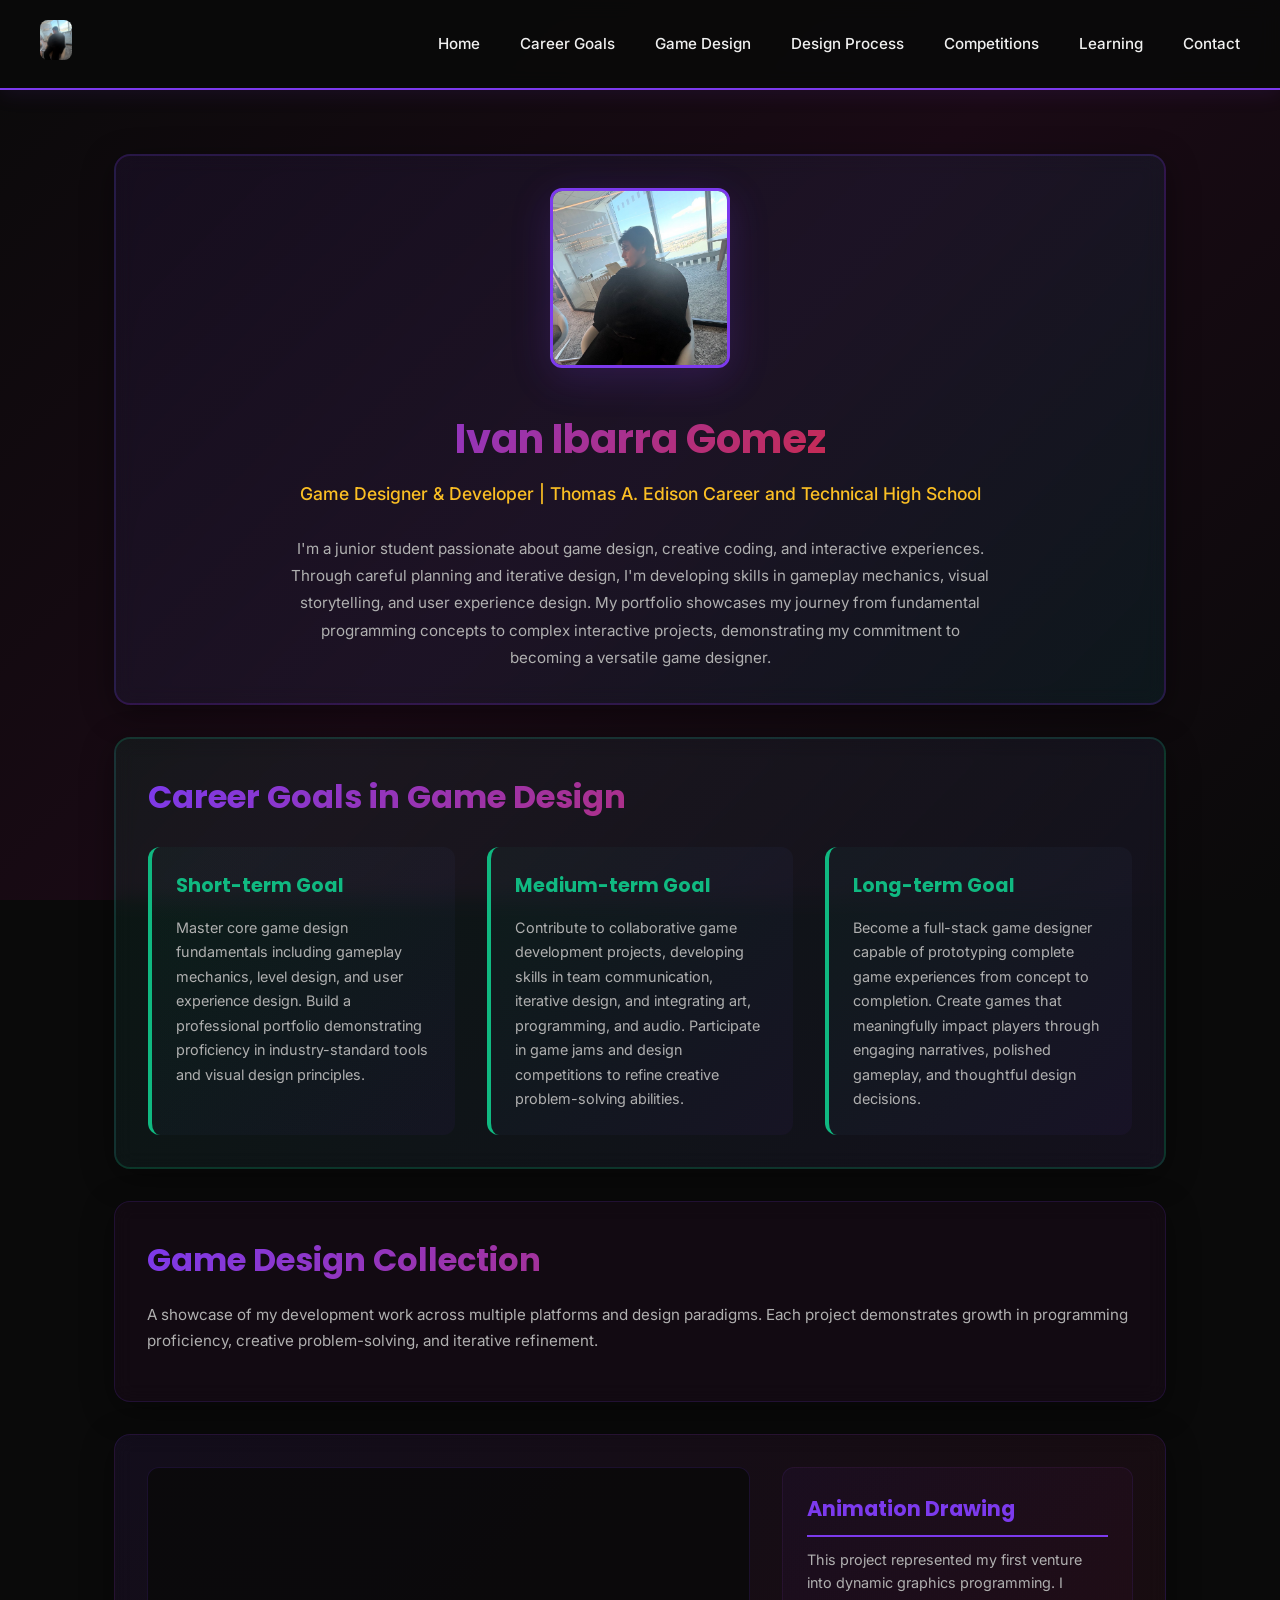
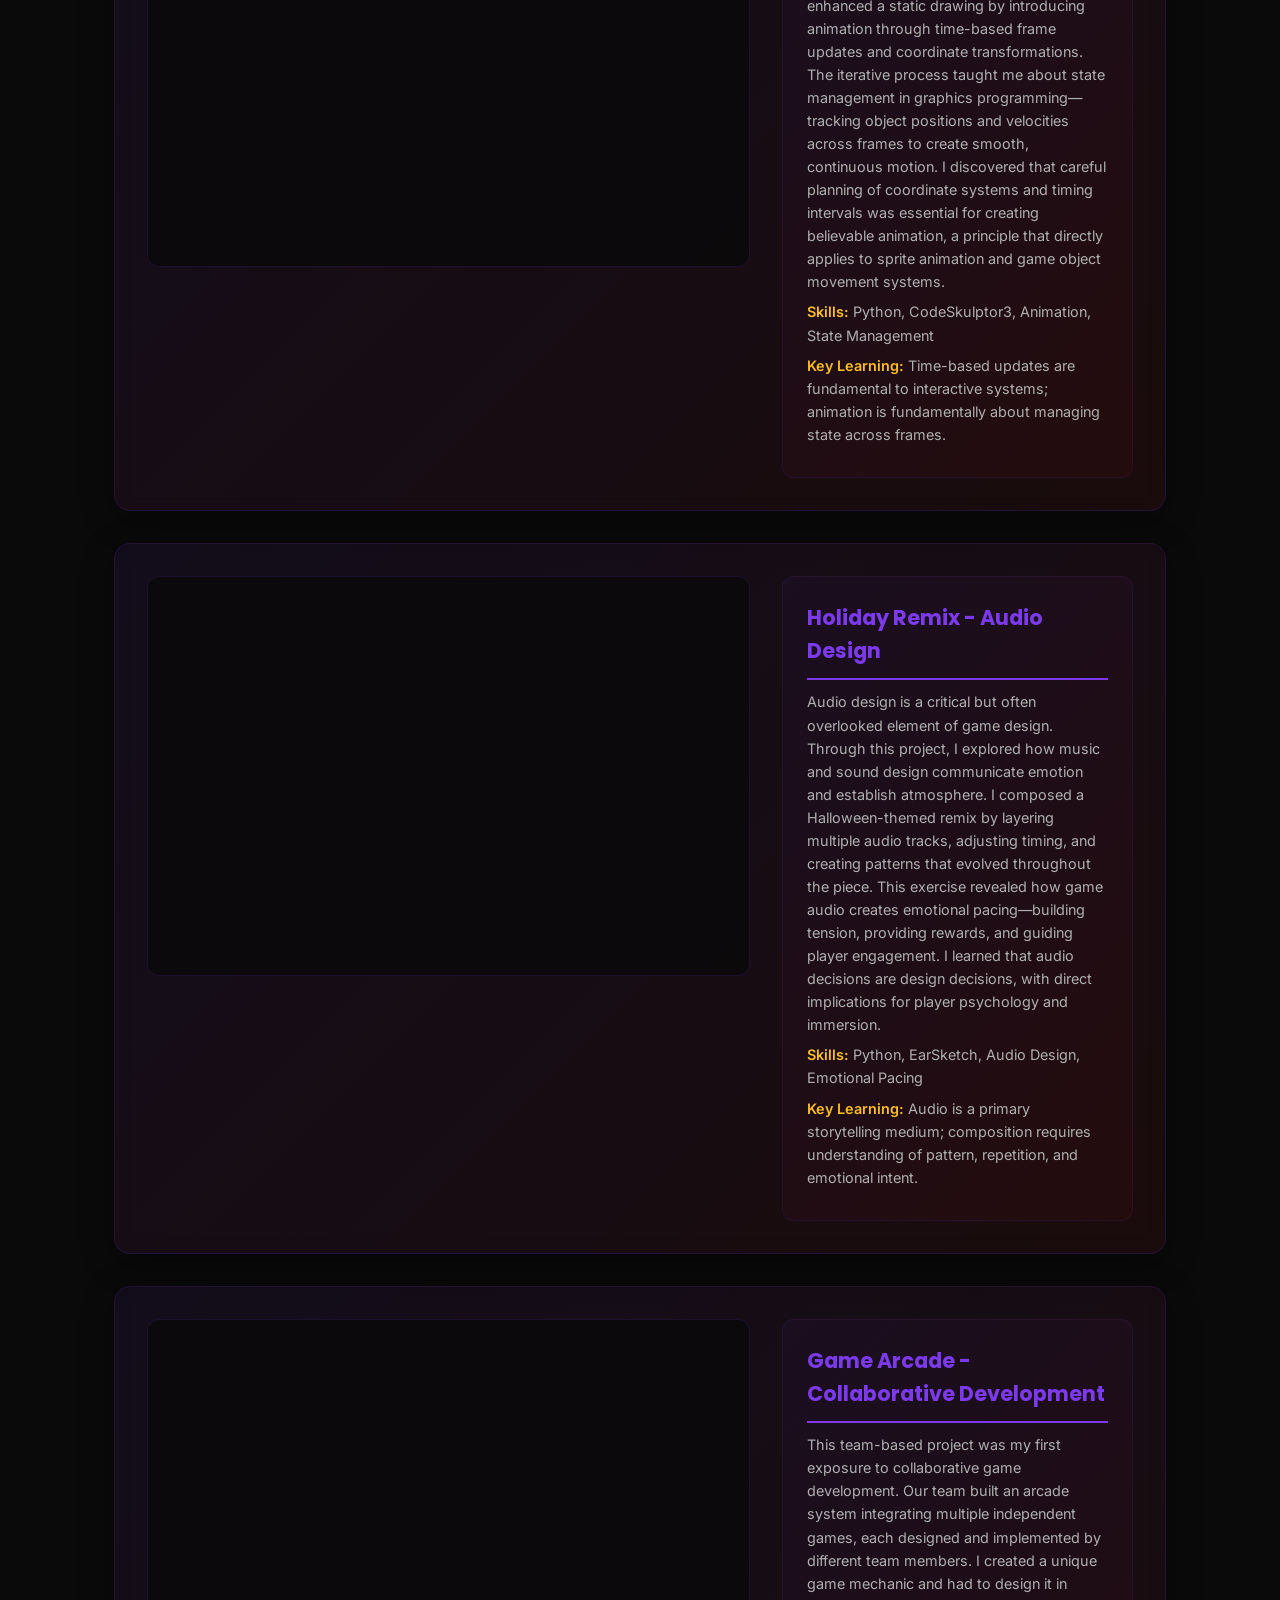
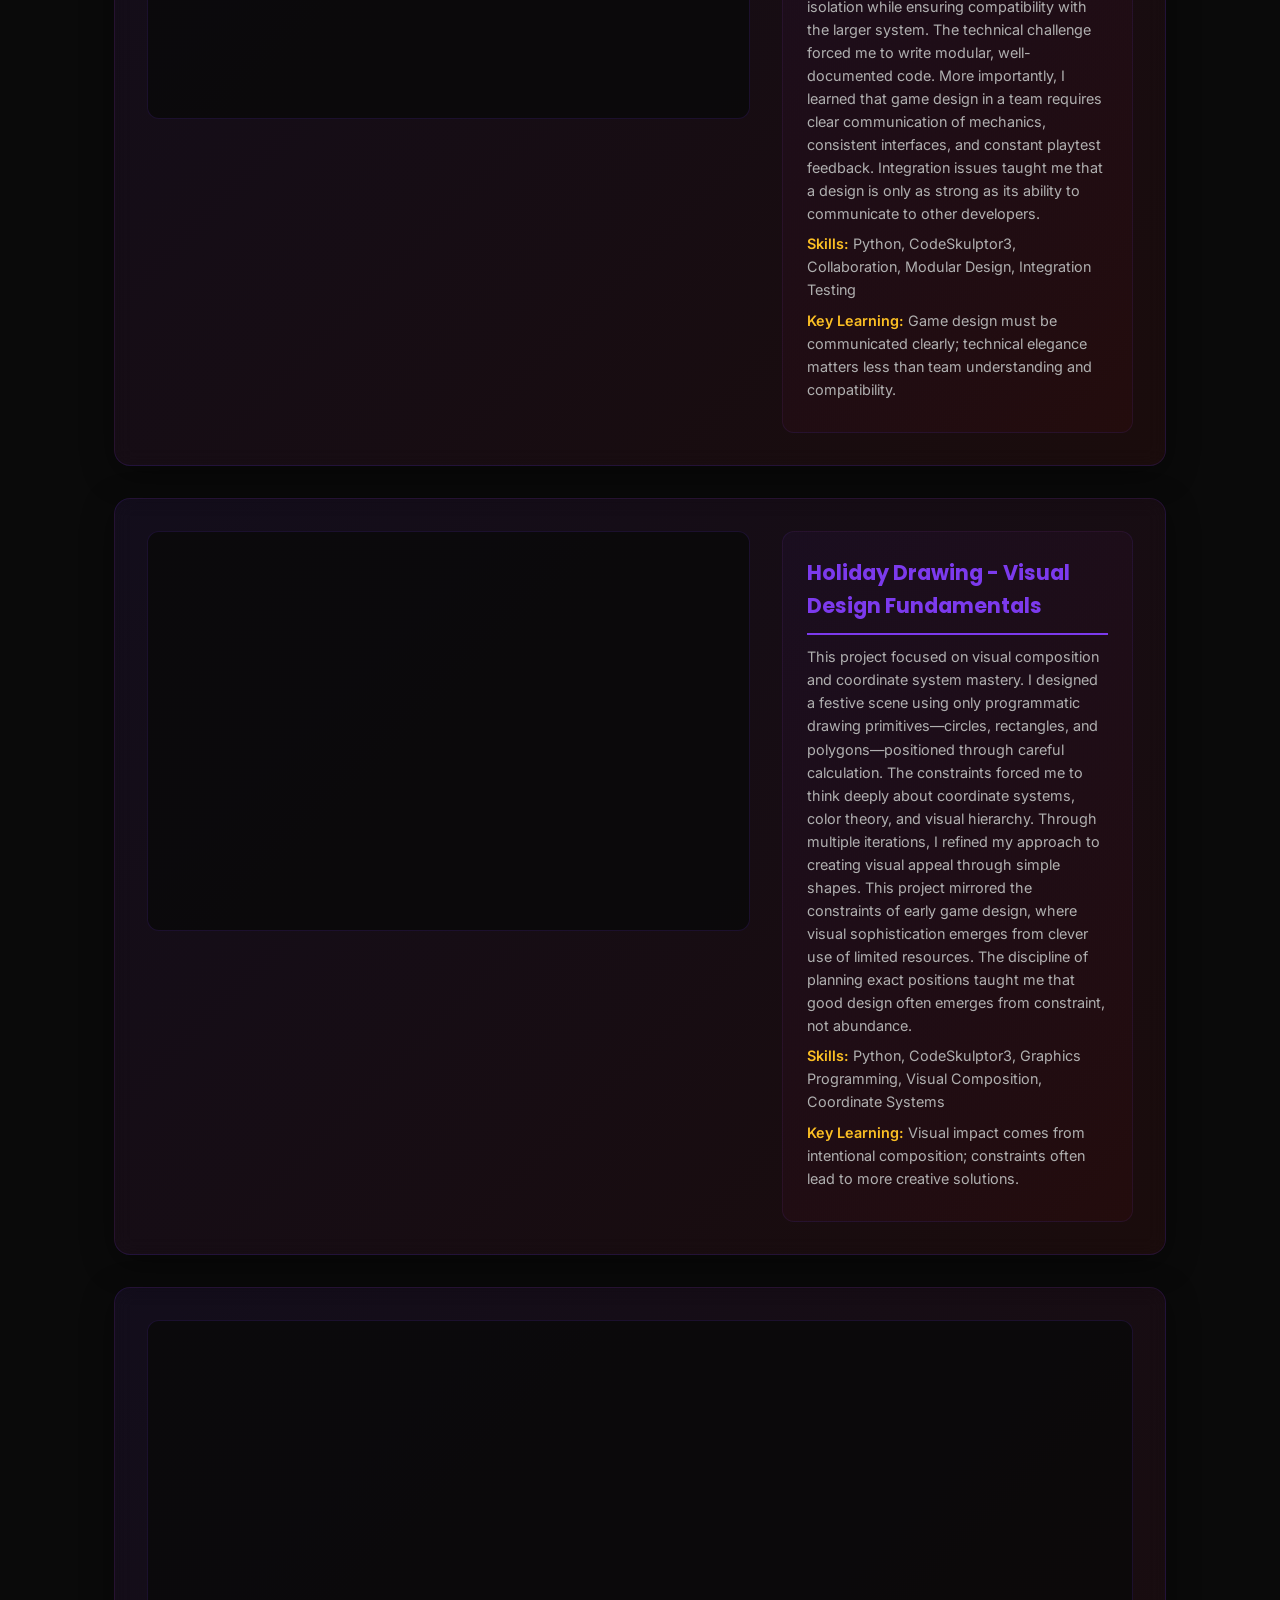
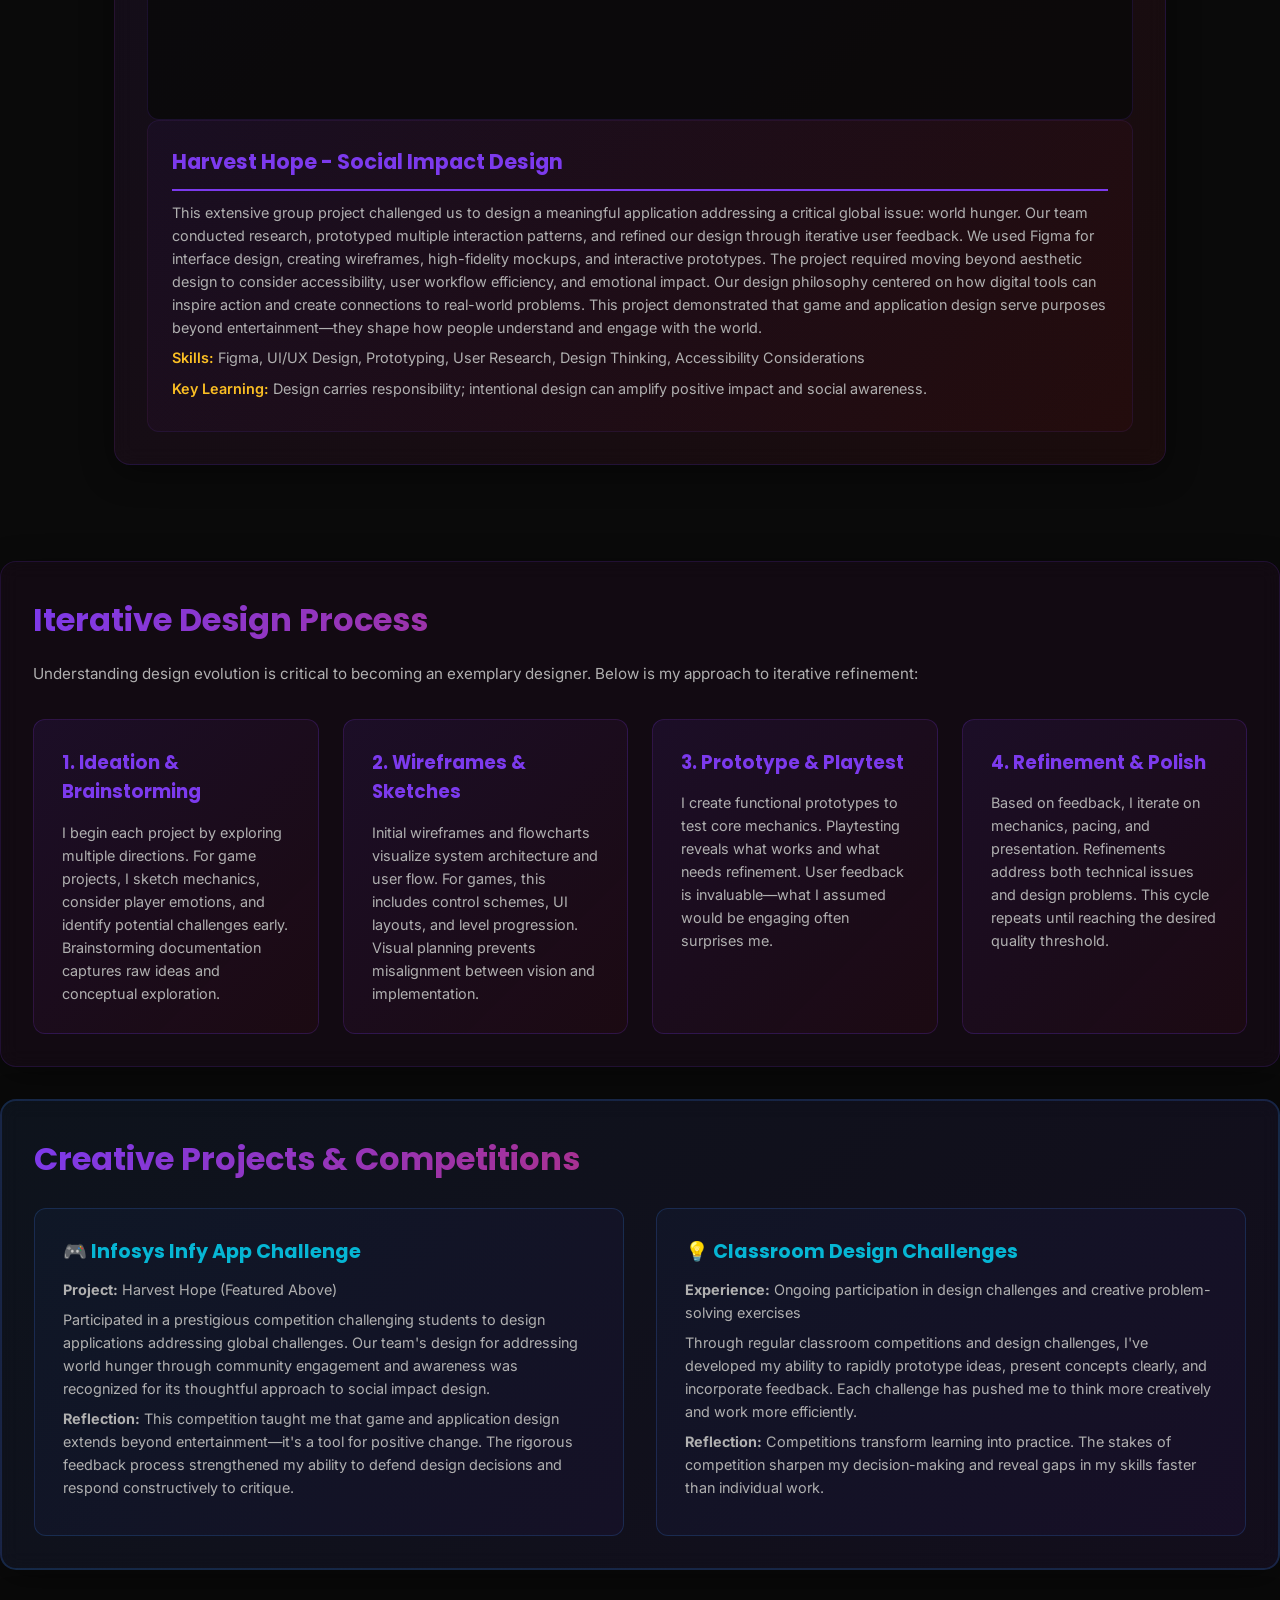
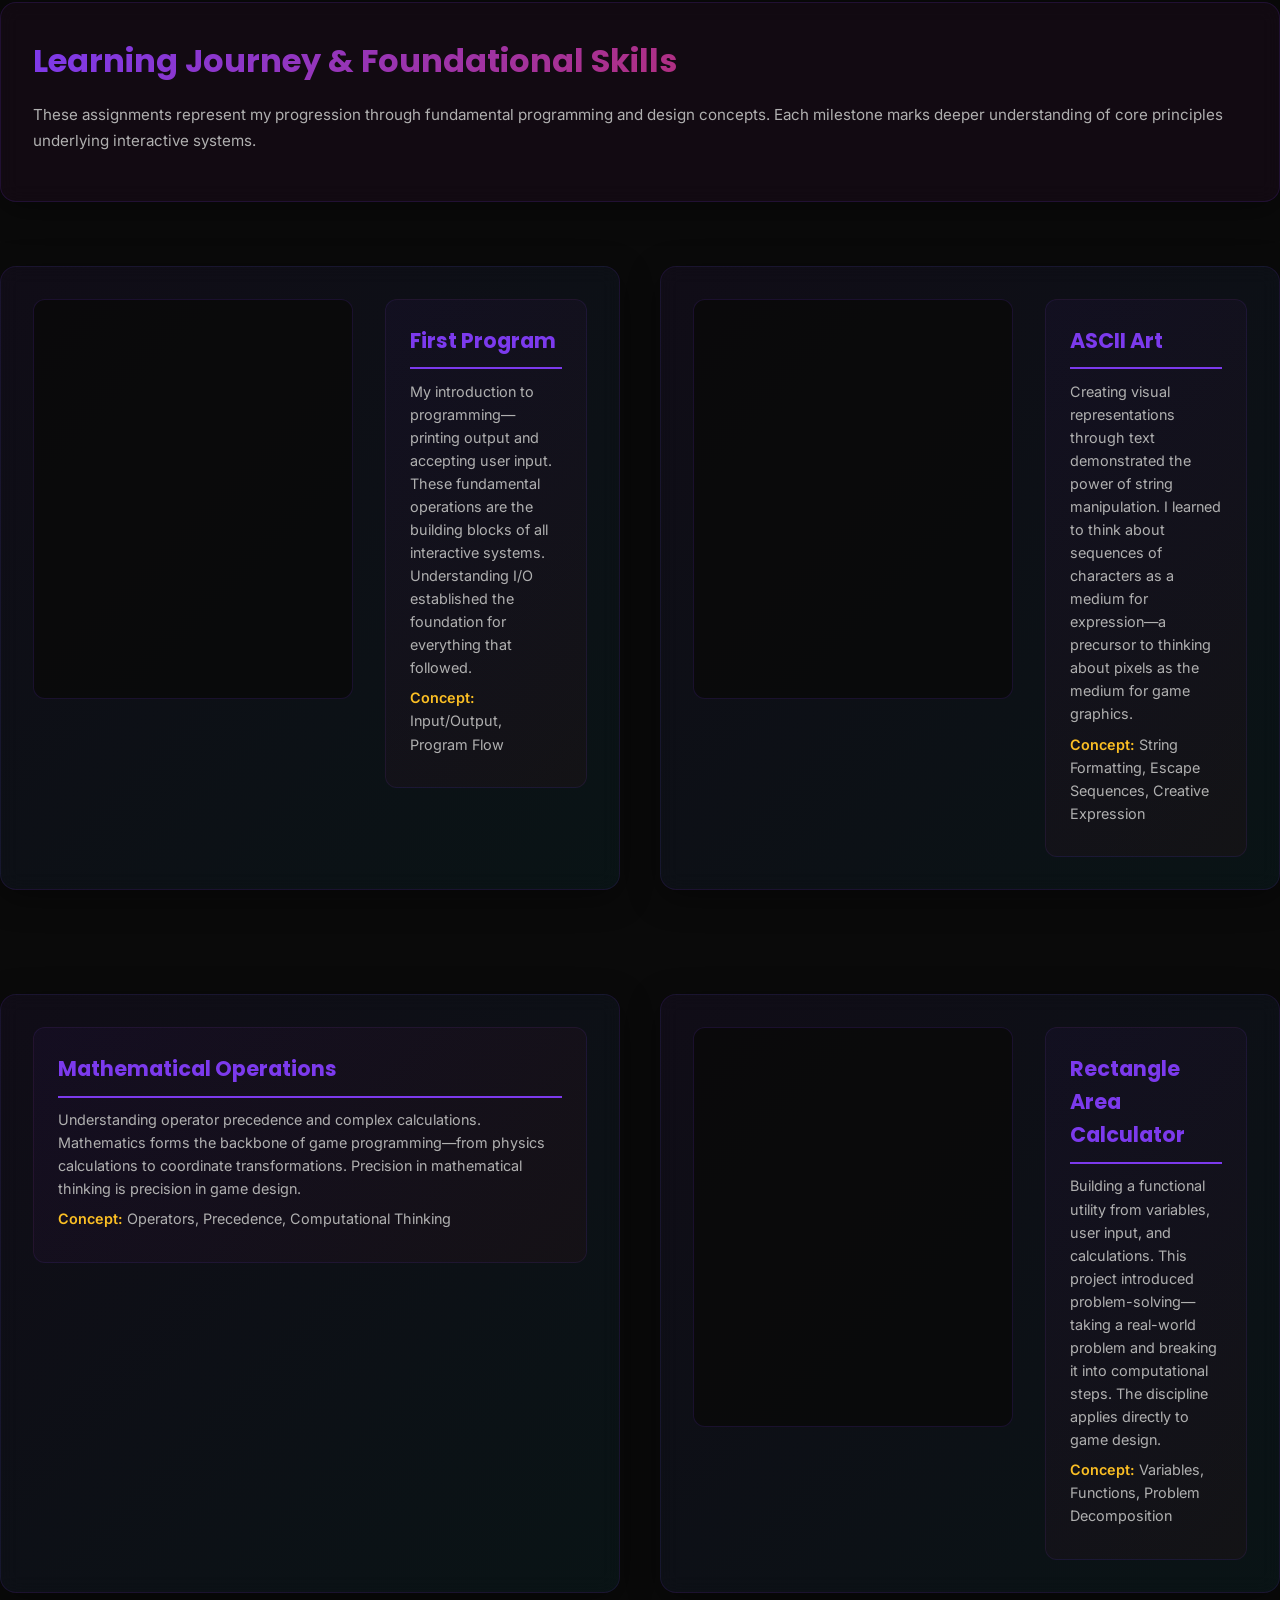
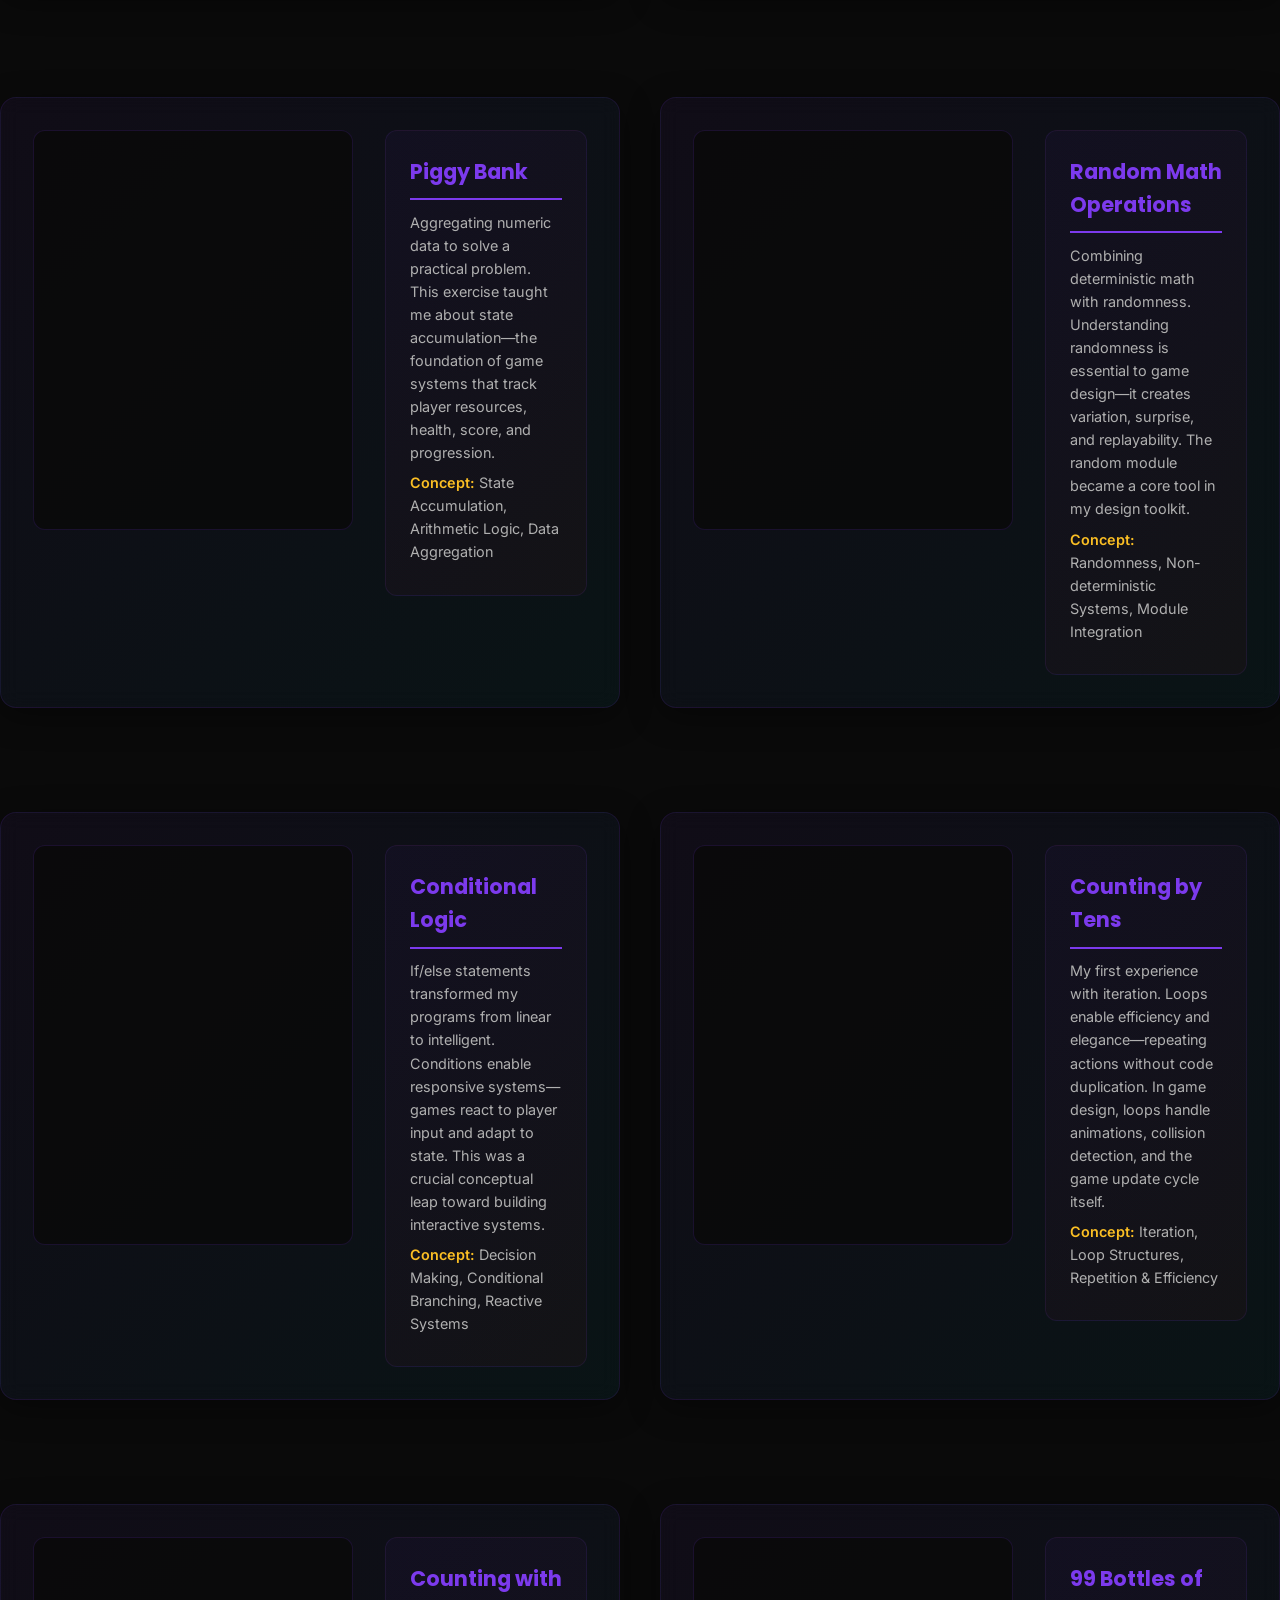
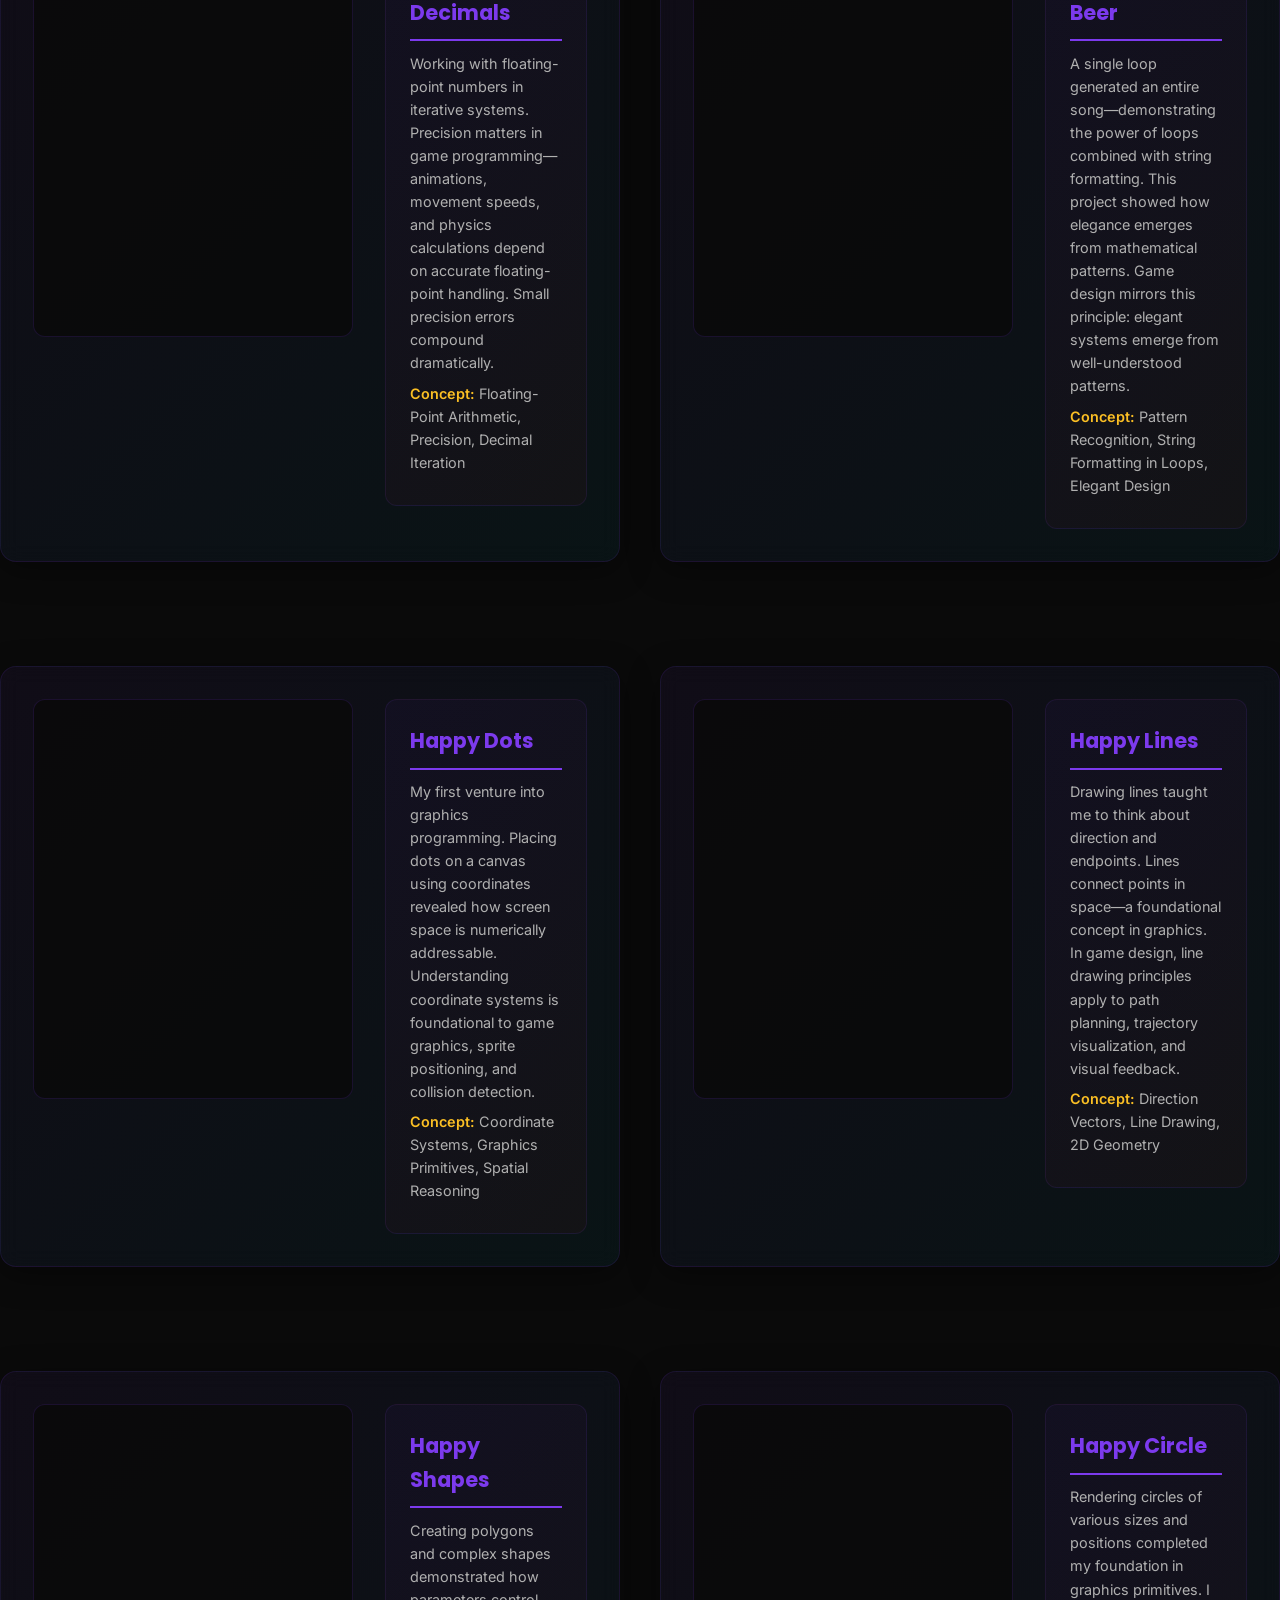
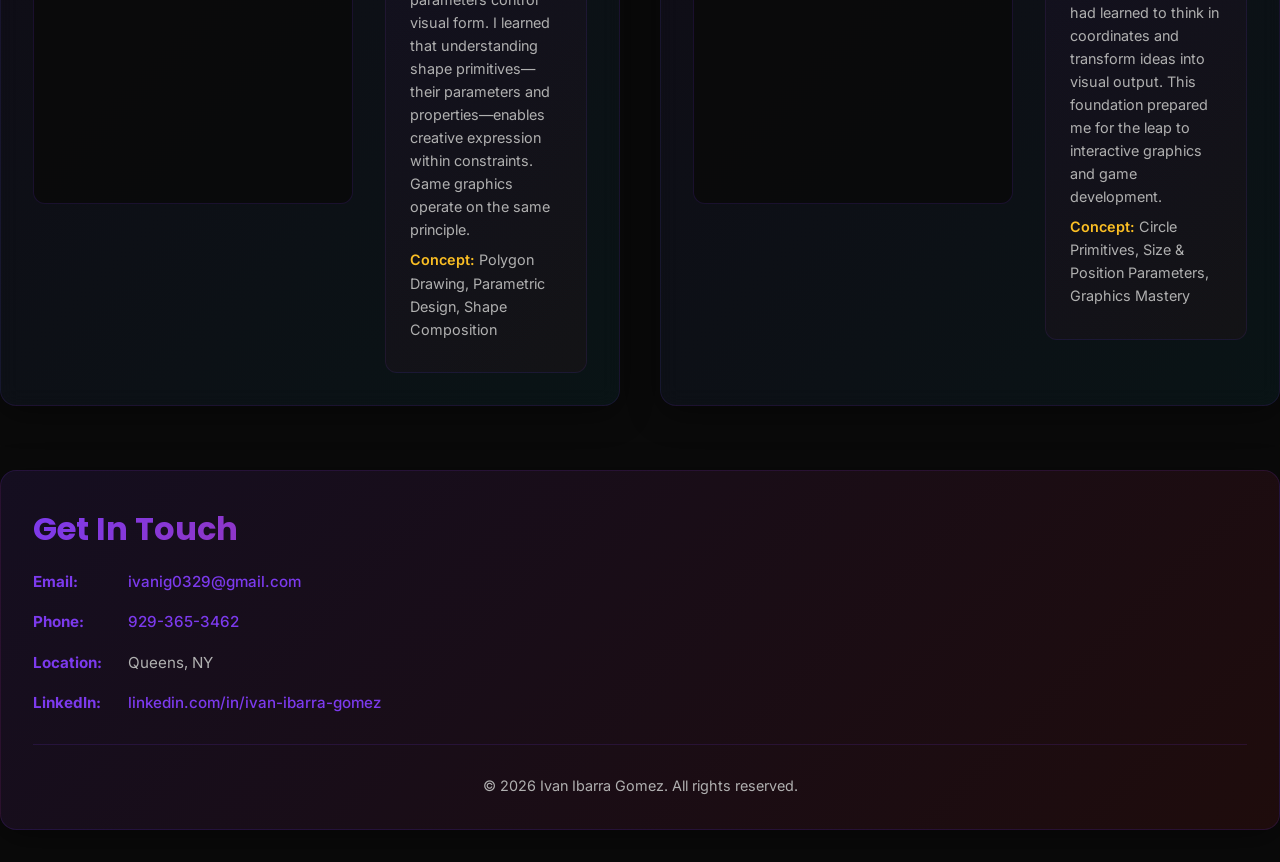
<file: index.html>
<!DOCTYPE html>
<html lang="en">
<head>
  <meta charset="UTF-8" />
  <meta name="viewport" content="width=device-width, initial-scale=1.0" />

  <meta name="description" content="Ivan Ibarra Gomez | Junior Fall Portfolio - Game Design, Programming, and Creative Projects" />
  <meta name="keywords" content="portfolio, junior, game design, projects, programming, python, ui/ux, iterative design" />
  <meta name="author" content="Ivan Ibarra Gomez" />

  <title>Ivan Ibarra Gomez | Game Design & Development Portfolio</title>

  <!-- Main stylesheet -->
  <link rel="stylesheet" href="style.css" />

  <!-- Favicon -->
  <link rel="icon" type="image/x-icon" href="favicon.png" />

  <!-- Google Fonts -->
  <link rel="preconnect" href="https://fonts.googleapis.com" />
  <link rel="preconnect" href="https://fonts.gstatic.com" crossorigin />
  <link href="https://fonts.googleapis.com/css2?family=Inter:wght@300;400;500;600;700&family=Poppins:wght@600;700&display=swap" rel="stylesheet" />
</head>

<body>

  <!-- NAVBAR -->
  <header>
    <nav class="navbar">
      <div class="navbar-left">
        <img src="profile.jpg" alt="Ivan Ibarra Gomez Logo" />
      </div>

      <ul class="navbar-right">
        <li><a href="#home">Home</a></li>
        <li><a href="#goals">Career Goals</a></li>
        <li><a href="#projects">Game Design</a></li>
        <li><a href="#design-process">Design Process</a></li>
        <li><a href="#competitions">Competitions</a></li>
        <li><a href="#learning">Learning</a></li>
        <li><a href="#contact">Contact</a></li>
      </ul>
    </nav>
  </header>

  <!-- MAIN CONTENT -->
  <main class="home-card" id="home">

    <!-- ABOUT / BIO CARD -->
    <section class="resource-card bio-card">
      <div class="bio">
        <div class="bio-pic">
          <img src="profile.jpg" alt="Ivan Ibarra Gomez" />
        </div>

        <div class="bio-text">
          <h1>Ivan Ibarra Gomez</h1>
          <h4>Game Designer & Developer | Thomas A. Edison Career and Technical High School</h4>
          <p>
            I'm a junior student passionate about game design, creative coding, and interactive experiences. Through careful planning and iterative design, I'm developing skills in gameplay mechanics, visual storytelling, and user experience design. My portfolio showcases my journey from fundamental programming concepts to complex interactive projects, demonstrating my commitment to becoming a versatile game designer.
          </p>
        </div>
      </div>
    </section>

    <!-- CAREER GOALS SECTION -->
    <section class="resource-card goals-card" id="goals">
      <h2>Career Goals in Game Design</h2>
      <div class="goals-content">
        <div class="goal-item">
          <h3>Short-term Goal</h3>
          <p>Master core game design fundamentals including gameplay mechanics, level design, and user experience design. Build a professional portfolio demonstrating proficiency in industry-standard tools and visual design principles.</p>
        </div>
        <div class="goal-item">
          <h3>Medium-term Goal</h3>
          <p>Contribute to collaborative game development projects, developing skills in team communication, iterative design, and integrating art, programming, and audio. Participate in game jams and design competitions to refine creative problem-solving abilities.</p>
        </div>
        <div class="goal-item">
          <h3>Long-term Goal</h3>
          <p>Become a full-stack game designer capable of prototyping complete game experiences from concept to completion. Create games that meaningfully impact players through engaging narratives, polished gameplay, and thoughtful design decisions.</p>
        </div>
      </div>
    </section>

    <!-- FEATURED PROJECTS SECTION -->
    <section class="resource-card" id="projects">
      <h2>Game Design Collection</h2>
      <p>A showcase of my development work across multiple platforms and design paradigms. Each project demonstrates growth in programming proficiency, creative problem-solving, and iterative refinement.</p>
    </section>

    <!-- PROJECT 1: Animation Drawing -->
    <section class="resource-card project-card">
      <div class="project">
        <iframe src="https://py3.codeskulptor.org/#user310_ij83y7EP8w_0.py" title="Animation Drawing Project"></iframe>

        <div class="reflection">
          <h3>Animation Drawing</h3>
          <p>
            This project represented my first venture into dynamic graphics programming. I enhanced a static drawing by introducing animation through time-based frame updates and coordinate transformations. The iterative process taught me about state management in graphics programming—tracking object positions and velocities across frames to create smooth, continuous motion. I discovered that careful planning of coordinate systems and timing intervals was essential for creating believable animation, a principle that directly applies to sprite animation and game object movement systems.
          </p>
          <p><strong>Skills:</strong> Python, CodeSkulptor3, Animation, State Management</p>
          <p><strong>Key Learning:</strong> Time-based updates are fundamental to interactive systems; animation is fundamentally about managing state across frames.</p>
        </div>
      </div>
    </section>

    <!-- PROJECT 2: Holiday Remix -->
    <section class="resource-card project-card">
      <div class="project">
        <iframe width="100%" height="400" src="https://earsketch.gatech.edu/earsketch2/?sharing=N8_laJh599JZl4dzbaPSQQ&embedded=true"></iframe>
        <div class="reflection">
          <h3>Holiday Remix - Audio Design</h3>
          <p>
            Audio design is a critical but often overlooked element of game design. Through this project, I explored how music and sound design communicate emotion and establish atmosphere. I composed a Halloween-themed remix by layering multiple audio tracks, adjusting timing, and creating patterns that evolved throughout the piece. This exercise revealed how game audio creates emotional pacing—building tension, providing rewards, and guiding player engagement. I learned that audio decisions are design decisions, with direct implications for player psychology and immersion.
          </p>
          <p><strong>Skills:</strong> Python, EarSketch, Audio Design, Emotional Pacing</p>
          <p><strong>Key Learning:</strong> Audio is a primary storytelling medium; composition requires understanding of pattern, repetition, and emotional intent.</p>
        </div>
      </div>
    </section>

    <!-- PROJECT 3: Game Arcade -->
    <section class="resource-card project-card">
      <div class="project">
        <iframe src="https://py3.codeskulptor.org/?authuser=0#user310_ZbAPUK5KcWlrLmB.py" title="Game Arcade Project"></iframe>

        <div class="reflection">
          <h3>Game Arcade - Collaborative Development</h3>
          <p>
            This team-based project was my first exposure to collaborative game development. Our team built an arcade system integrating multiple independent games, each designed and implemented by different team members. I created a unique game mechanic and had to design it in isolation while ensuring compatibility with the larger system. The technical challenge forced me to write modular, well-documented code. More importantly, I learned that game design in a team requires clear communication of mechanics, consistent interfaces, and constant playtest feedback. Integration issues taught me that a design is only as strong as its ability to communicate to other developers.
          </p>
          <p><strong>Skills:</strong> Python, CodeSkulptor3, Collaboration, Modular Design, Integration Testing</p>
          <p><strong>Key Learning:</strong> Game design must be communicated clearly; technical elegance matters less than team understanding and compatibility.</p>
        </div>
      </div>
    </section>

    <!-- PROJECT 4: Holiday Drawing -->
    <section class="resource-card project-card">
      <div class="project">
        <iframe src="https://py3.codeskulptor.org/?authuser=0#user310_fMppc1yhSt_0.py" title="Holiday Drawing Project"></iframe>

        <div class="reflection">
          <h3>Holiday Drawing - Visual Design Fundamentals</h3>
          <p>
            This project focused on visual composition and coordinate system mastery. I designed a festive scene using only programmatic drawing primitives—circles, rectangles, and polygons—positioned through careful calculation. The constraints forced me to think deeply about coordinate systems, color theory, and visual hierarchy. Through multiple iterations, I refined my approach to creating visual appeal through simple shapes. This project mirrored the constraints of early game design, where visual sophistication emerges from clever use of limited resources. The discipline of planning exact positions taught me that good design often emerges from constraint, not abundance.
          </p>
          <p><strong>Skills:</strong> Python, CodeSkulptor3, Graphics Programming, Visual Composition, Coordinate Systems</p>
          <p><strong>Key Learning:</strong> Visual impact comes from intentional composition; constraints often lead to more creative solutions.</p>
        </div>
      </div>
    </section>

    <!-- PROJECT 5: Harvest Hope -->
    <section class="resource-card project-card">
      <div class="project">
        <iframe src="https://kaneysham.github.io/EmberEarth_InfyApp26/?authuser=0" title="Harvest Hope "></iframe>
        </div>

        <div class="reflection">
          <h3>Harvest Hope - Social Impact Design</h3>
          <p>
            This extensive group project challenged us to design a meaningful application addressing a critical global issue: world hunger. Our team conducted research, prototyped multiple interaction patterns, and refined our design through iterative user feedback. We used Figma for interface design, creating wireframes, high-fidelity mockups, and interactive prototypes. The project required moving beyond aesthetic design to consider accessibility, user workflow efficiency, and emotional impact. Our design philosophy centered on how digital tools can inspire action and create connections to real-world problems. This project demonstrated that game and application design serve purposes beyond entertainment—they shape how people understand and engage with the world.
          </p>
          <p><strong>Skills:</strong> Figma, UI/UX Design, Prototyping, User Research, Design Thinking, Accessibility Considerations</p>
          <p><strong>Key Learning:</strong> Design carries responsibility; intentional design can amplify positive impact and social awareness.</p>
        </div>
      </div>
    </section>

  </main>

  <!-- ITERATIVE DESIGN PROCESS SECTION -->
  <section class="resource-card" id="design-process">
    <h2>Iterative Design Process</h2>
    <p>Understanding design evolution is critical to becoming an exemplary designer. Below is my approach to iterative refinement:</p>
    
    <div class="design-process-grid">
      <div class="process-step">
        <h3>1. Ideation & Brainstorming</h3>
        <p>I begin each project by exploring multiple directions. For game projects, I sketch mechanics, consider player emotions, and identify potential challenges early. Brainstorming documentation captures raw ideas and conceptual exploration.</p>
      </div>
      
      <div class="process-step">
        <h3>2. Wireframes & Sketches</h3>
        <p>Initial wireframes and flowcharts visualize system architecture and user flow. For games, this includes control schemes, UI layouts, and level progression. Visual planning prevents misalignment between vision and implementation.</p>
      </div>
      
      <div class="process-step">
        <h3>3. Prototype & Playtest</h3>
        <p>I create functional prototypes to test core mechanics. Playtesting reveals what works and what needs refinement. User feedback is invaluable—what I assumed would be engaging often surprises me.</p>
      </div>
      
      <div class="process-step">
        <h3>4. Refinement & Polish</h3>
        <p>Based on feedback, I iterate on mechanics, pacing, and presentation. Refinements address both technical issues and design problems. This cycle repeats until reaching the desired quality threshold.</p>
      </div>
    </div>
  </section>

  <!-- COMPETITIONS & ACHIEVEMENTS -->
  <section class="resource-card competitions-card" id="competitions">
    <h2>Creative Projects & Competitions</h2>
    <div class="competitions-content">
      <div class="competition-item">
        <h3>🎮 Infosys Infy App Challenge</h3>
        <p><strong>Project:</strong> Harvest Hope (Featured Above)</p>
        <p>Participated in a prestigious competition challenging students to design applications addressing global challenges. Our team's design for addressing world hunger through community engagement and awareness was recognized for its thoughtful approach to social impact design.</p>
        <p><strong>Reflection:</strong> This competition taught me that game and application design extends beyond entertainment—it's a tool for positive change. The rigorous feedback process strengthened my ability to defend design decisions and respond constructively to critique.</p>
      </div>
      
      <div class="competition-item">
        <h3>💡 Classroom Design Challenges</h3>
        <p><strong>Experience:</strong> Ongoing participation in design challenges and creative problem-solving exercises</p>
        <p>Through regular classroom competitions and design challenges, I've developed my ability to rapidly prototype ideas, present concepts clearly, and incorporate feedback. Each challenge has pushed me to think more creatively and work more efficiently.</p>
        <p><strong>Reflection:</strong> Competitions transform learning into practice. The stakes of competition sharpen my decision-making and reveal gaps in my skills faster than individual work.</p>
      </div>
    </div>
  </section>

  <!-- CFUS / LEARNING SECTION -->
  <section class="resource-card" id="learning">
    <h2>Learning Journey & Foundational Skills</h2>
    <p>These assignments represent my progression through fundamental programming and design concepts. Each milestone marks deeper understanding of core principles underlying interactive systems.</p>
  </section>

  <div class="new-grid">
    <!-- CFU #1 -->
    <section class="resource-card cfu-card">
      <div class="project">
        <iframe src="https://py3.codeskulptor.org/#user311_OfkSlnHh4y_0.py" title="CFU #1: First Program"></iframe>
        <div class="reflection">
          <h3>First Program</h3>
          <p>My introduction to programming—printing output and accepting user input. These fundamental operations are the building blocks of all interactive systems. Understanding I/O established the foundation for everything that followed.</p>
          <p><strong>Concept:</strong> Input/Output, Program Flow</p>
        </div>
      </div>
    </section>

    <!-- CFU #2 -->
    <section class="resource-card cfu-card">
      <div class="project">
        <iframe src="https://py3.codeskulptor.org/#user310_QPef5Xkw5dmSYdQ.py" title="CFU #2: ASCII Art"></iframe>
        <div class="reflection">
          <h3>ASCII Art</h3>
          <p>Creating visual representations through text demonstrated the power of string manipulation. I learned to think about sequences of characters as a medium for expression—a precursor to thinking about pixels as the medium for game graphics.</p>
          <p><strong>Concept:</strong> String Formatting, Escape Sequences, Creative Expression</p>
        </div>
      </div>
    </section>

    <!-- CFU #3 -->
    <section class="resource-card cfu-card">
      <div class="project">
        <div class="reflection">
          <h3>Mathematical Operations</h3>
          <p>Understanding operator precedence and complex calculations. Mathematics forms the backbone of game programming—from physics calculations to coordinate transformations. Precision in mathematical thinking is precision in game design.</p>
          <p><strong>Concept:</strong> Operators, Precedence, Computational Thinking</p>
        </div>
      </div>
    </section>

    <!-- CFU #4 -->
    <section class="resource-card cfu-card">
      <div class="project">
        <iframe src="https://py3.codeskulptor.org/#user310_FG5c18AMWNDOZmO.py" title="CFU #4: Rectangle Calculator"></iframe>
        <div class="reflection">
          <h3>Rectangle Area Calculator</h3>
          <p>Building a functional utility from variables, user input, and calculations. This project introduced problem-solving—taking a real-world problem and breaking it into computational steps. The discipline applies directly to game design.</p>
          <p><strong>Concept:</strong> Variables, Functions, Problem Decomposition</p>
        </div>
      </div>
    </section>

    <!-- CFU #5 -->
    <section class="resource-card cfu-card">
      <div class="project">
        <iframe src="https://py3.codeskulptor.org/#user310_QPef5Xkw5dmSYdQ.py" title="CFU #5: Piggy Bank"></iframe>
        <div class="reflection">
          <h3>Piggy Bank</h3>
          <p>Aggregating numeric data to solve a practical problem. This exercise taught me about state accumulation—the foundation of game systems that track player resources, health, score, and progression.</p>
          <p><strong>Concept:</strong> State Accumulation, Arithmetic Logic, Data Aggregation</p>
        </div>
      </div>
    </section>

    <!-- CFU #6 -->
    <section class="resource-card cfu-card">
      <div class="project">
        <iframe src="https://py3.codeskulptor.org/#user310_AxSGploixjKQURq.py" title="CFU #6: Math Operations"></iframe>
        <div class="reflection">
          <h3>Random Math Operations</h3>
          <p>Combining deterministic math with randomness. Understanding randomness is essential to game design—it creates variation, surprise, and replayability. The random module became a core tool in my design toolkit.</p>
          <p><strong>Concept:</strong> Randomness, Non-deterministic Systems, Module Integration</p>
        </div>
      </div>
    </section>

    <!-- CFU #7 -->
    <section class="resource-card cfu-card">
      <div class="project">
        <iframe src="https://py3.codeskulptor.org/#user310_QPef5Xkw5dmSYdQ.py" title="CFU #7: Conditionals"></iframe>
        <div class="reflection">
          <h3>Conditional Logic</h3>
          <p>If/else statements transformed my programs from linear to intelligent. Conditions enable responsive systems—games react to player input and adapt to state. This was a crucial conceptual leap toward building interactive systems.</p>
          <p><strong>Concept:</strong> Decision Making, Conditional Branching, Reactive Systems</p>
        </div>
      </div>
    </section>

    <!-- CFU #8 -->
    <section class="resource-card cfu-card">
      <div class="project">
        <iframe src="https://py3.codeskulptor.org/#user310_g5o4GBj4SDSEe5T.py" title="CFU #8: Counting Loop"></iframe>
        <div class="reflection">
          <h3>Counting by Tens</h3>
          <p>My first experience with iteration. Loops enable efficiency and elegance—repeating actions without code duplication. In game design, loops handle animations, collision detection, and the game update cycle itself.</p>
          <p><strong>Concept:</strong> Iteration, Loop Structures, Repetition & Efficiency</p>
        </div>
      </div>
    </section>

    <!-- CFU #9 -->
    <section class="resource-card cfu-card">
      <div class="project">
        <iframe src="https://py3.codeskulptor.org/#user310_b3lbjRXqIVoy5Bj.py" title="CFU #9: Decimal Counting"></iframe>
        <div class="reflection">
          <h3>Counting with Decimals</h3>
          <p>Working with floating-point numbers in iterative systems. Precision matters in game programming—animations, movement speeds, and physics calculations depend on accurate floating-point handling. Small precision errors compound dramatically.</p>
          <p><strong>Concept:</strong> Floating-Point Arithmetic, Precision, Decimal Iteration</p>
        </div>
      </div>
    </section>

    <!-- CFU #10 -->
    <section class="resource-card cfu-card">
      <div class="project">
        <iframe src="https://py3.codeskulptor.org/#user310_FQrbOHEHuqz7FaU.py" title="CFU #10: 99 Bottles Song"></iframe>
        <div class="reflection">
          <h3>99 Bottles of Beer</h3>
          <p>A single loop generated an entire song—demonstrating the power of loops combined with string formatting. This project showed how elegance emerges from mathematical patterns. Game design mirrors this principle: elegant systems emerge from well-understood patterns.</p>
          <p><strong>Concept:</strong> Pattern Recognition, String Formatting in Loops, Elegant Design</p>
        </div>
      </div>
    </section>

    <!-- CFU #11 -->
    <section class="resource-card cfu-card">
      <div class="project">
        <iframe src="https://py3.codeskulptor.org/#user310_Kd15QjwcU7_3.py" title="CFU #11: Happy Dots"></iframe>
        <div class="reflection">
          <h3>Happy Dots</h3>
          <p>My first venture into graphics programming. Placing dots on a canvas using coordinates revealed how screen space is numerically addressable. Understanding coordinate systems is foundational to game graphics, sprite positioning, and collision detection.</p>
          <p><strong>Concept:</strong> Coordinate Systems, Graphics Primitives, Spatial Reasoning</p>
        </div>
      </div>
    </section>

    <!-- CFU #12 -->
    <section class="resource-card cfu-card">
      <div class="project">
        <iframe src="https://py3.codeskulptor.org/#user310_QPef5Xkw5dmSYdQ.py" title="CFU #12: Happy Lines"></iframe>
        <div class="reflection">
          <h3>Happy Lines</h3>
          <p>Drawing lines taught me to think about direction and endpoints. Lines connect points in space—a foundational concept in graphics. In game design, line drawing principles apply to path planning, trajectory visualization, and visual feedback.</p>
          <p><strong>Concept:</strong> Direction Vectors, Line Drawing, 2D Geometry</p>
        </div>
      </div>
    </section>

    <!-- CFU #13 -->
    <section class="resource-card cfu-card">
      <div class="project">
        <iframe src="https://py3.codeskulptor.org/#user310_qBQJPwcl6t_0.py" title="CFU #13: Shapes"></iframe>
        <div class="reflection">
          <h3>Happy Shapes</h3>
          <p>Creating polygons and complex shapes demonstrated how parameters control visual form. I learned that understanding shape primitives—their parameters and properties—enables creative expression within constraints. Game graphics operate on the same principle.</p>
          <p><strong>Concept:</strong> Polygon Drawing, Parametric Design, Shape Composition</p>
        </div>
      </div>
    </section>

    <!-- CFU #14 -->
    <section class="resource-card cfu-card">
      <div class="project">
        <iframe src="https://py3.codeskulptor.org/#user310_YLNShuiK9w_0.py" title="CFU #14: Circle Drawing"></iframe>
        <div class="reflection">
          <h3>Happy Circle</h3>
          <p>Rendering circles of various sizes and positions completed my foundation in graphics primitives. I had learned to think in coordinates and transform ideas into visual output. This foundation prepared me for the leap to interactive graphics and game development.</p>
          <p><strong>Concept:</strong> Circle Primitives, Size & Position Parameters, Graphics Mastery</p>
        </div>
      </div>
    </section>
  </div>

  <!-- CONTACT SECTION -->
  <section class="resource-card contact-card" id="contact">
    <h2>Get In Touch</h2>
    <ul>
      <li><strong>Email:</strong> <a href="mailto:ivanig0329@gmail.com">ivanig0329@gmail.com</a></li>
      <li><strong>Phone:</strong> <a href="tel:+19293653462">929-365-3462</a></li>
      <li><strong>Location:</strong> Queens, NY</li>
      <li><strong>LinkedIn:</strong> <a href="https://www.linkedin.com/in/ivan-ibarra-gomez-24b6a436a">linkedin.com/in/ivan-ibarra-gomez</a></li>
    </ul>

    <footer>
      <p>© <span id="year"></span> Ivan Ibarra Gomez. All rights reserved.</p>
    </footer>
  </section>

  <script>
    // Auto-update the year in the footer
    document.getElementById("year").textContent = new Date().getFullYear();
  </script>

</body>
</html>
</file>
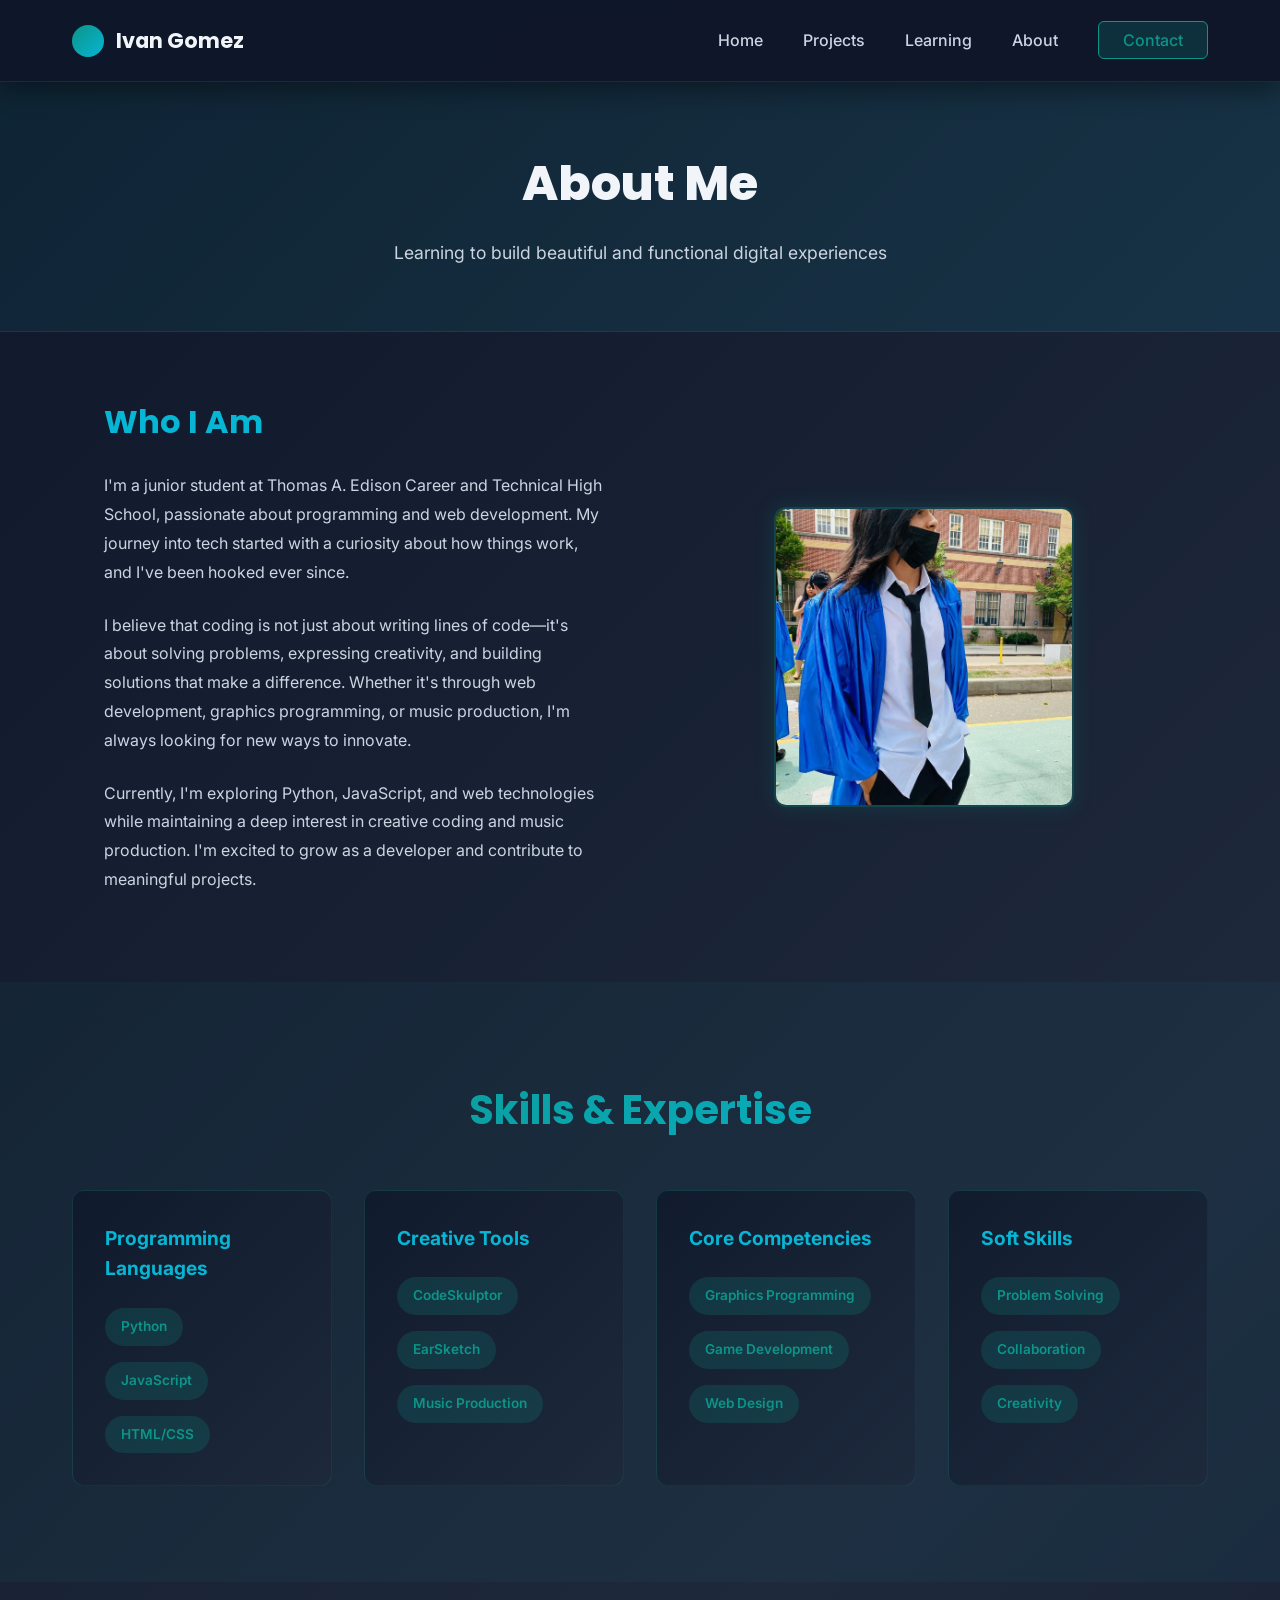
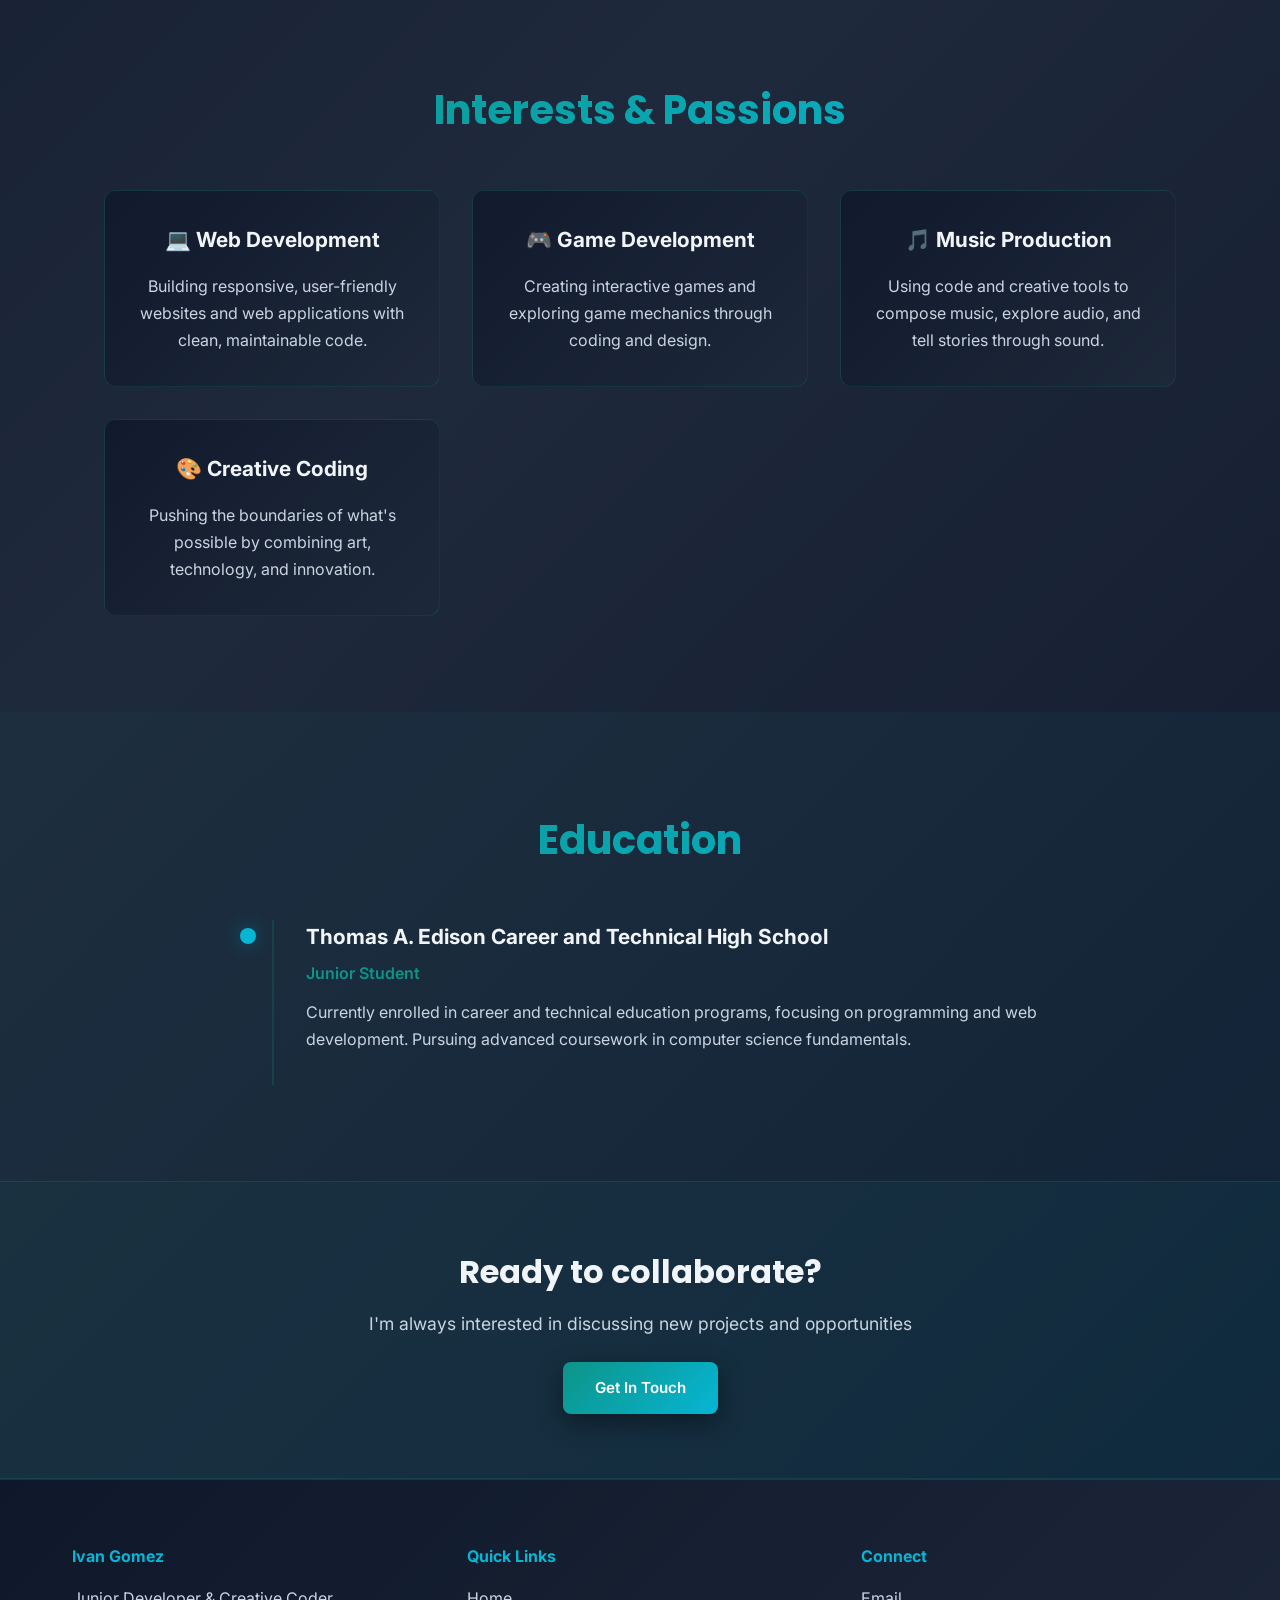
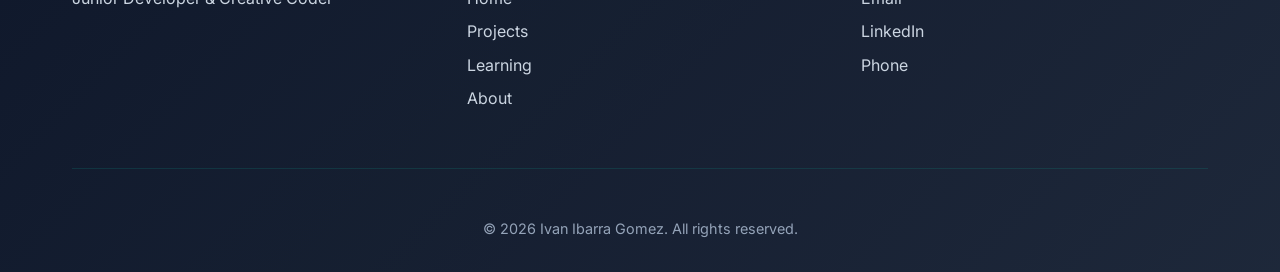
<file: pages/about.html>
<!DOCTYPE html>
<html lang="en">
<head>
  <meta charset="UTF-8" />
  <meta name="viewport" content="width=device-width, initial-scale=1.0" />
  <meta name="description" content="Ivan Gomez - About Me, Skills, and Background" />
  <meta name="author" content="Ivan Ibarra Gomez" />

  <title>Ivan Gomez | About</title>

  <link rel="stylesheet" href="../css/style.css" />
  <link rel="icon" type="image/x-icon" href="../favicon.png" />
  <link rel="preconnect" href="https://fonts.googleapis.com" />
  <link rel="preconnect" href="https://fonts.gstatic.com" crossorigin />
  <link href="https://fonts.googleapis.com/css2?family=Poppins:wght@300;400;500;600;700;800&family=Inter:wght@300;400;500;600&display=swap" rel="stylesheet" />
</head>

<body>
  <!-- NAVIGATION -->
  <nav class="navbar">
    <div class="nav-container">
      <div class="nav-logo">
        <a href="../index.html">
          <span class="logo-circle"></span>
          <span class="logo-text">Ivan Gomez</span>
        </a>
      </div>

      <button class="nav-toggle" id="navToggle">
        <span></span>
        <span></span>
        <span></span>
      </button>

      <ul class="nav-menu" id="navMenu">
        <li><a href="../index.html">Home</a></li>
        <li><a href="projects.html">Projects</a></li>
        <li><a href="learning.html">Learning</a></li>
        <li><a href="about.html" class="active">About</a></li>
        <li><a href="contact.html" class="nav-cta">Contact</a></li>
      </ul>
    </div>
  </nav>

  <!-- PAGE HEADER -->
  <section class="page-header">
    <div class="container">
      <h1>About Me</h1>
      <p>Learning to build beautiful and functional digital experiences</p>
    </div>
  </section>

  <!-- ABOUT CONTENT -->
  <section class="about-content">
    <div class="container">
      <div class="about-grid">
        <div class="about-text">
          <h2>Who I Am</h2>
          <p>
            I'm a junior student at Thomas A. Edison Career and Technical High School, passionate about programming and web development. My journey into tech started with a curiosity about how things work, and I've been hooked ever since.
          </p>
          <p>
            I believe that coding is not just about writing lines of code—it's about solving problems, expressing creativity, and building solutions that make a difference. Whether it's through web development, graphics programming, or music production, I'm always looking for new ways to innovate.
          </p>
          <p>
            Currently, I'm exploring Python, JavaScript, and web technologies while maintaining a deep interest in creative coding and music production. I'm excited to grow as a developer and contribute to meaningful projects.
          </p>
        </div>

        <div class="about-image">
          <div class="about-card">
            <img src="../IMG_4183.jpeg" alt="Ivan Ibarra Gomez" />
          </div>
        </div>
      </div>
    </div>
  </section>

  <!-- SKILLS SECTION -->
  <section class="skills-section">
    <div class="container">
      <h2 class="section-title">Skills & Expertise</h2>

      <div class="skills-grid">
        <div class="skill-category">
          <h3>Programming Languages</h3>
          <div class="skill-list">
            <span class="skill-badge">Python</span>
            <span class="skill-badge">JavaScript</span>
            <span class="skill-badge">HTML/CSS</span>
          </div>
        </div>

        <div class="skill-category">
          <h3>Creative Tools</h3>
          <div class="skill-list">
            <span class="skill-badge">CodeSkulptor</span>
            <span class="skill-badge">EarSketch</span>
            <span class="skill-badge">Music Production</span>
          </div>
        </div>

        <div class="skill-category">
          <h3>Core Competencies</h3>
          <div class="skill-list">
            <span class="skill-badge">Graphics Programming</span>
            <span class="skill-badge">Game Development</span>
            <span class="skill-badge">Web Design</span>
          </div>
        </div>

        <div class="skill-category">
          <h3>Soft Skills</h3>
          <div class="skill-list">
            <span class="skill-badge">Problem Solving</span>
            <span class="skill-badge">Collaboration</span>
            <span class="skill-badge">Creativity</span>
          </div>
        </div>
      </div>
    </div>
  </section>

  <!-- INTERESTS SECTION -->
  <section class="interests-section">
    <div class="container">
      <h2 class="section-title">Interests & Passions</h2>

      <div class="interests-grid">
        <div class="interest-card">
          <h3>💻 Web Development</h3>
          <p>Building responsive, user-friendly websites and web applications with clean, maintainable code.</p>
        </div>

        <div class="interest-card">
          <h3>🎮 Game Development</h3>
          <p>Creating interactive games and exploring game mechanics through coding and design.</p>
        </div>

        <div class="interest-card">
          <h3>🎵 Music Production</h3>
          <p>Using code and creative tools to compose music, explore audio, and tell stories through sound.</p>
        </div>

        <div class="interest-card">
          <h3>🎨 Creative Coding</h3>
          <p>Pushing the boundaries of what's possible by combining art, technology, and innovation.</p>
        </div>
      </div>
    </div>
  </section>

  <!-- EDUCATION SECTION -->
  <section class="education-section">
    <div class="container">
      <h2 class="section-title">Education</h2>

      <div class="education-timeline">
        <div class="education-item">
          <div class="education-marker"></div>
          <div class="education-content">
            <h3>Thomas A. Edison Career and Technical High School</h3>
            <p class="education-role">Junior Student</p>
            <p class="education-description">Currently enrolled in career and technical education programs, focusing on programming and web development. Pursuing advanced coursework in computer science fundamentals.</p>
          </div>
        </div>
      </div>
    </div>
  </section>

  <!-- CTA SECTION -->
  <section class="cta-section">
    <div class="container">
      <h2>Ready to collaborate?</h2>
      <p>I'm always interested in discussing new projects and opportunities</p>
      <a href="contact.html" class="btn btn-primary">Get In Touch</a>
    </div>
  </section>

  <!-- FOOTER -->
  <footer class="footer">
    <div class="container">
      <div class="footer-content">
        <div class="footer-section">
          <h4>Ivan Gomez</h4>
          <p>Junior Developer & Creative Coder</p>
        </div>

        <div class="footer-section">
          <h4>Quick Links</h4>
          <ul>
            <li><a href="../index.html">Home</a></li>
            <li><a href="projects.html">Projects</a></li>
            <li><a href="learning.html">Learning</a></li>
            <li><a href="about.html">About</a></li>
          </ul>
        </div>

        <div class="footer-section">
          <h4>Connect</h4>
          <ul>
            <li><a href="mailto:ivanig0329@gmail.com">Email</a></li>
            <li><a href="https://www.linkedin.com/in/ivan-ibarra-gomez-24b6a436a">LinkedIn</a></li>
            <li><a href="tel:+19293653462">Phone</a></li>
          </ul>
        </div>
      </div>

      <div class="footer-bottom">
        <p>&copy; <span id="year"></span> Ivan Ibarra Gomez. All rights reserved.</p>
      </div>
    </div>
  </footer>

  <script src="../js/script.js"></script>
</body>
</html>
</file>
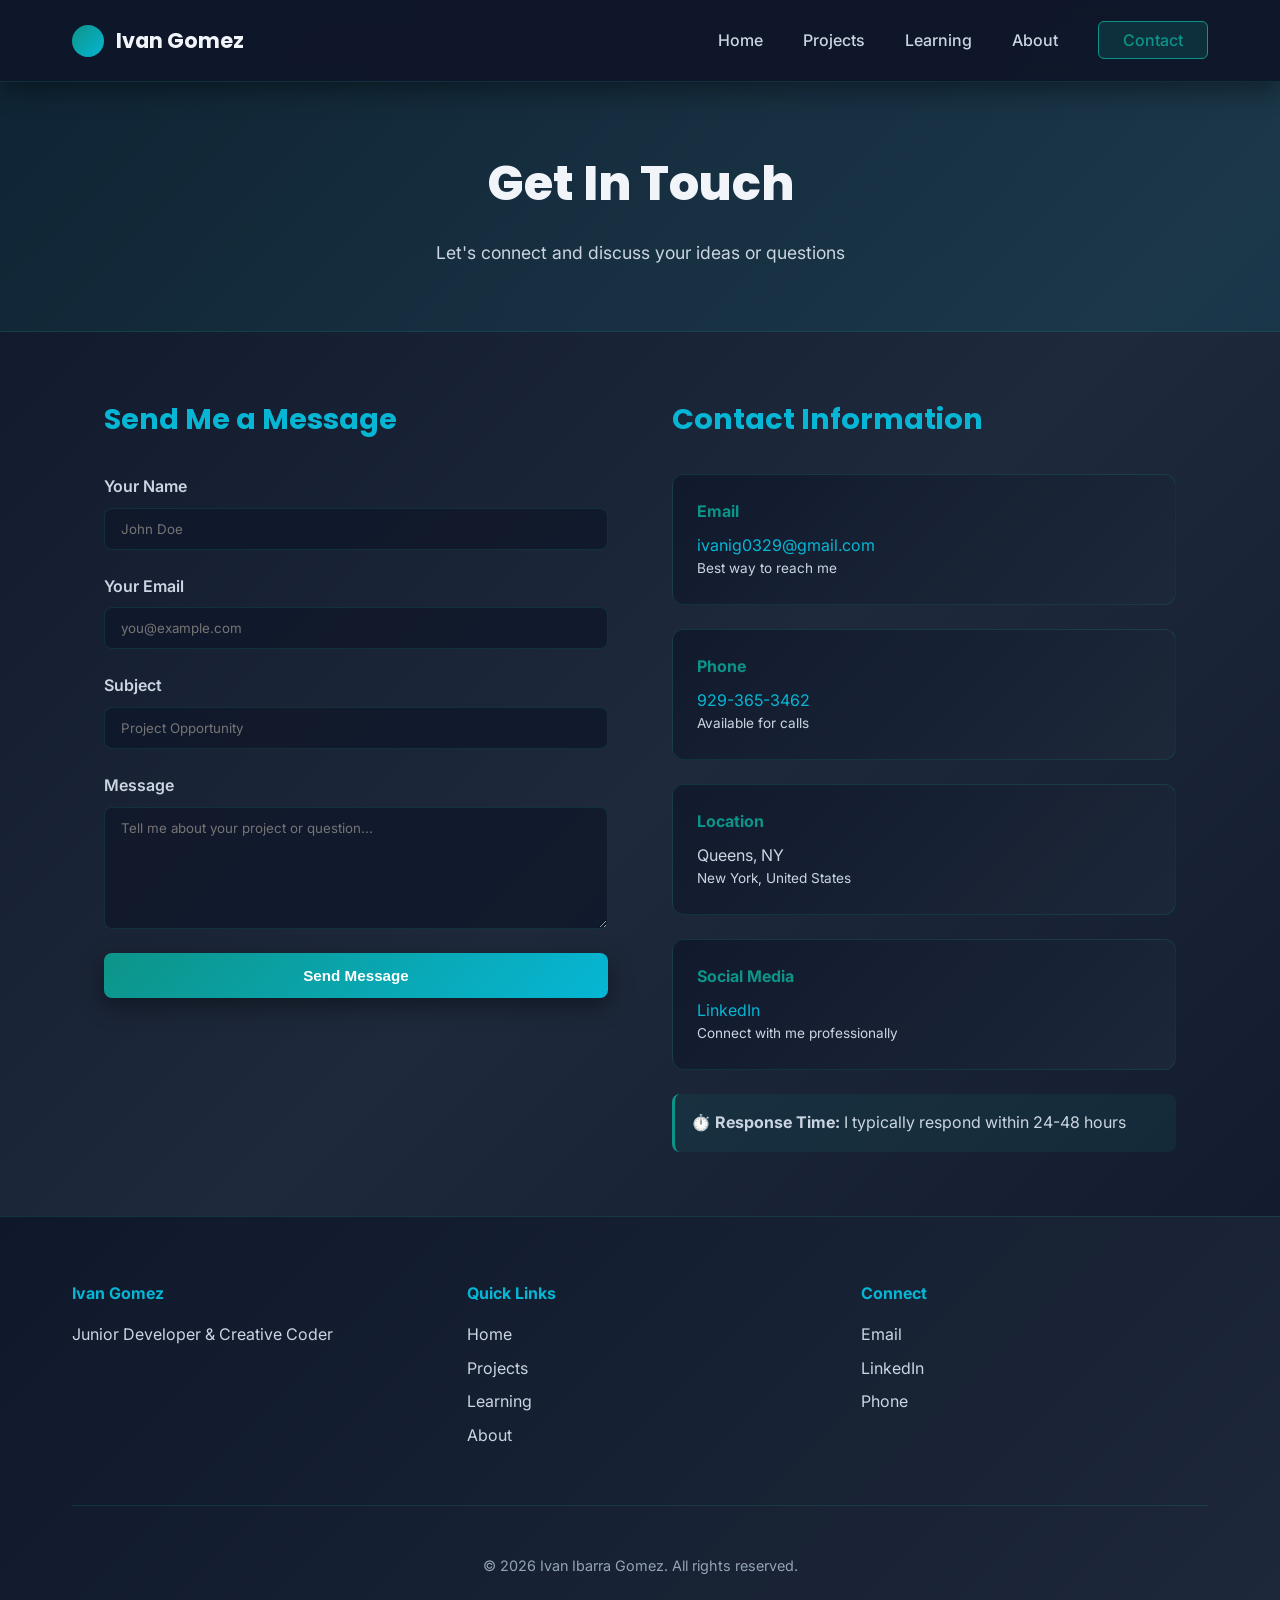
<file: pages/contact.html>
<!DOCTYPE html>
<html lang="en">
<head>
  <meta charset="UTF-8" />
  <meta name="viewport" content="width=device-width, initial-scale=1.0" />
  <meta name="description" content="Ivan Gomez - Contact Me" />
  <meta name="author" content="Ivan Ibarra Gomez" />

  <title>Ivan Gomez | Contact</title>

  <link rel="stylesheet" href="../css/style.css" />
  <link rel="icon" type="image/x-icon" href="../favicon.png" />
  <link rel="preconnect" href="https://fonts.googleapis.com" />
  <link rel="preconnect" href="https://fonts.gstatic.com" crossorigin />
  <link href="https://fonts.googleapis.com/css2?family=Poppins:wght@300;400;500;600;700;800&family=Inter:wght@300;400;500;600&display=swap" rel="stylesheet" />
</head>

<body>
  <!-- NAVIGATION -->
  <nav class="navbar">
    <div class="nav-container">
      <div class="nav-logo">
        <a href="../index.html">
          <span class="logo-circle"></span>
          <span class="logo-text">Ivan Gomez</span>
        </a>
      </div>

      <button class="nav-toggle" id="navToggle">
        <span></span>
        <span></span>
        <span></span>
      </button>

      <ul class="nav-menu" id="navMenu">
        <li><a href="../index.html">Home</a></li>
        <li><a href="projects.html">Projects</a></li>
        <li><a href="learning.html">Learning</a></li>
        <li><a href="about.html">About</a></li>
        <li><a href="contact.html" class="nav-cta active">Contact</a></li>
      </ul>
    </div>
  </nav>

  <!-- PAGE HEADER -->
  <section class="page-header">
    <div class="container">
      <h1>Get In Touch</h1>
      <p>Let's connect and discuss your ideas or questions</p>
    </div>
  </section>

  <!-- CONTACT SECTION -->
  <section class="contact-section">
    <div class="container">
      <div class="contact-grid">
        <!-- CONTACT FORM -->
        <div class="contact-form-wrapper">
          <h2>Send Me a Message</h2>
          <form class="contact-form" action="https://formspree.io/f/xyzqzwap" method="POST">
            <div class="form-group">
              <label for="name">Your Name</label>
              <input type="text" id="name" name="name" required placeholder="John Doe">
            </div>

            <div class="form-group">
              <label for="email">Your Email</label>
              <input type="email" id="email" name="email" required placeholder="you@example.com">
            </div>

            <div class="form-group">
              <label for="subject">Subject</label>
              <input type="text" id="subject" name="subject" required placeholder="Project Opportunity">
            </div>

            <div class="form-group">
              <label for="message">Message</label>
              <textarea id="message" name="message" rows="6" required placeholder="Tell me about your project or question..."></textarea>
            </div>

            <button type="submit" class="btn btn-primary">Send Message</button>
          </form>
        </div>

        <!-- CONTACT INFO -->
        <div class="contact-info-wrapper">
          <h2>Contact Information</h2>

          <div class="contact-info-card">
            <h3>Email</h3>
            <p><a href="mailto:ivanig0329@gmail.com">ivanig0329@gmail.com</a></p>
            <p class="contact-note">Best way to reach me</p>
          </div>

          <div class="contact-info-card">
            <h3>Phone</h3>
            <p><a href="tel:+19293653462">929-365-3462</a></p>
            <p class="contact-note">Available for calls</p>
          </div>

          <div class="contact-info-card">
            <h3>Location</h3>
            <p>Queens, NY</p>
            <p class="contact-note">New York, United States</p>
          </div>

          <div class="contact-info-card">
            <h3>Social Media</h3>
            <p>
              <a href="https://www.linkedin.com/in/ivan-ibarra-gomez-24b6a436a" target="_blank">LinkedIn</a>
            </p>
            <p class="contact-note">Connect with me professionally</p>
          </div>

          <div class="response-time">
            <p><strong>⏱️ Response Time:</strong> I typically respond within 24-48 hours</p>
          </div>
        </div>
      </div>
    </div>
  </section>

  <!-- FOOTER -->
  <footer class="footer">
    <div class="container">
      <div class="footer-content">
        <div class="footer-section">
          <h4>Ivan Gomez</h4>
          <p>Junior Developer & Creative Coder</p>
        </div>

        <div class="footer-section">
          <h4>Quick Links</h4>
          <ul>
            <li><a href="../index.html">Home</a></li>
            <li><a href="projects.html">Projects</a></li>
            <li><a href="learning.html">Learning</a></li>
            <li><a href="about.html">About</a></li>
          </ul>
        </div>

        <div class="footer-section">
          <h4>Connect</h4>
          <ul>
            <li><a href="mailto:ivanig0329@gmail.com">Email</a></li>
            <li><a href="https://www.linkedin.com/in/ivan-ibarra-gomez-24b6a436a">LinkedIn</a></li>
            <li><a href="tel:+19293653462">Phone</a></li>
          </ul>
        </div>
      </div>

      <div class="footer-bottom">
        <p>&copy; <span id="year"></span> Ivan Ibarra Gomez. All rights reserved.</p>
      </div>
    </div>
  </footer>

  <script src="../js/script.js"></script>
</body>
</html>
</file>
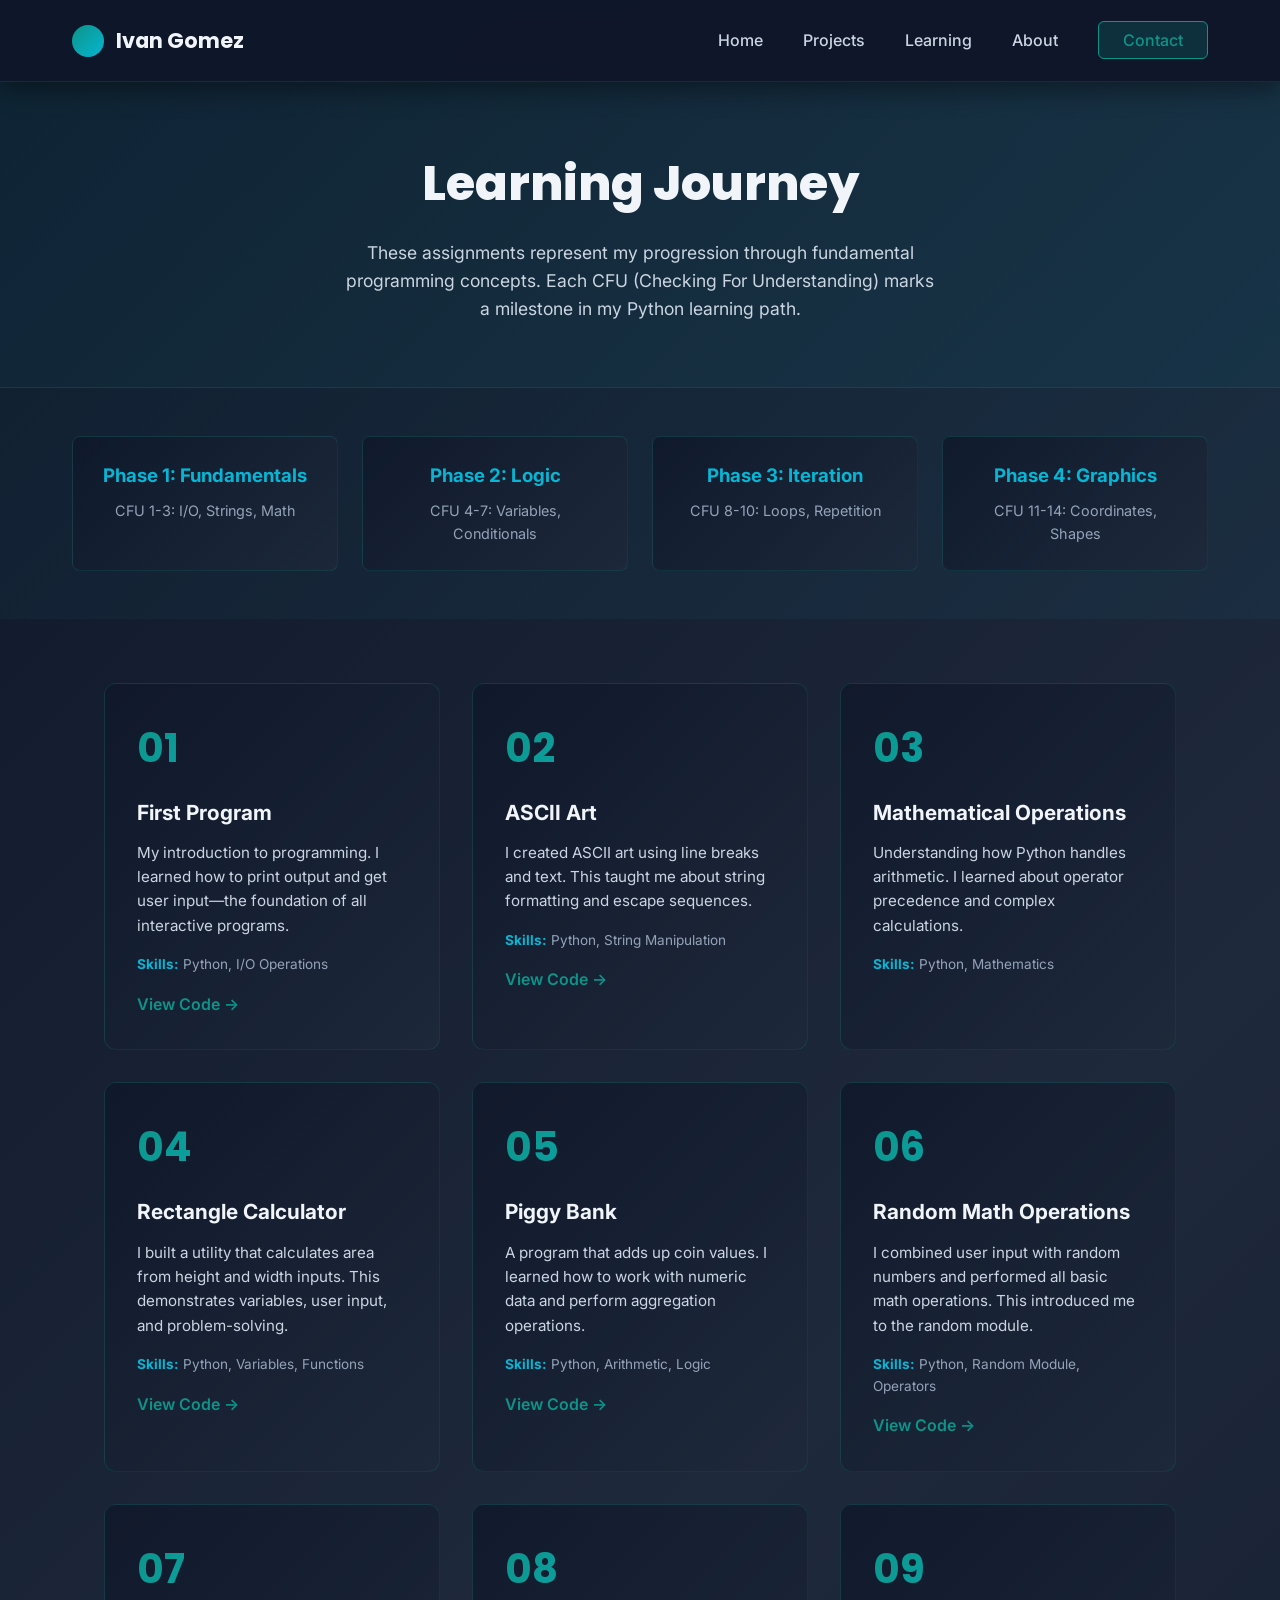
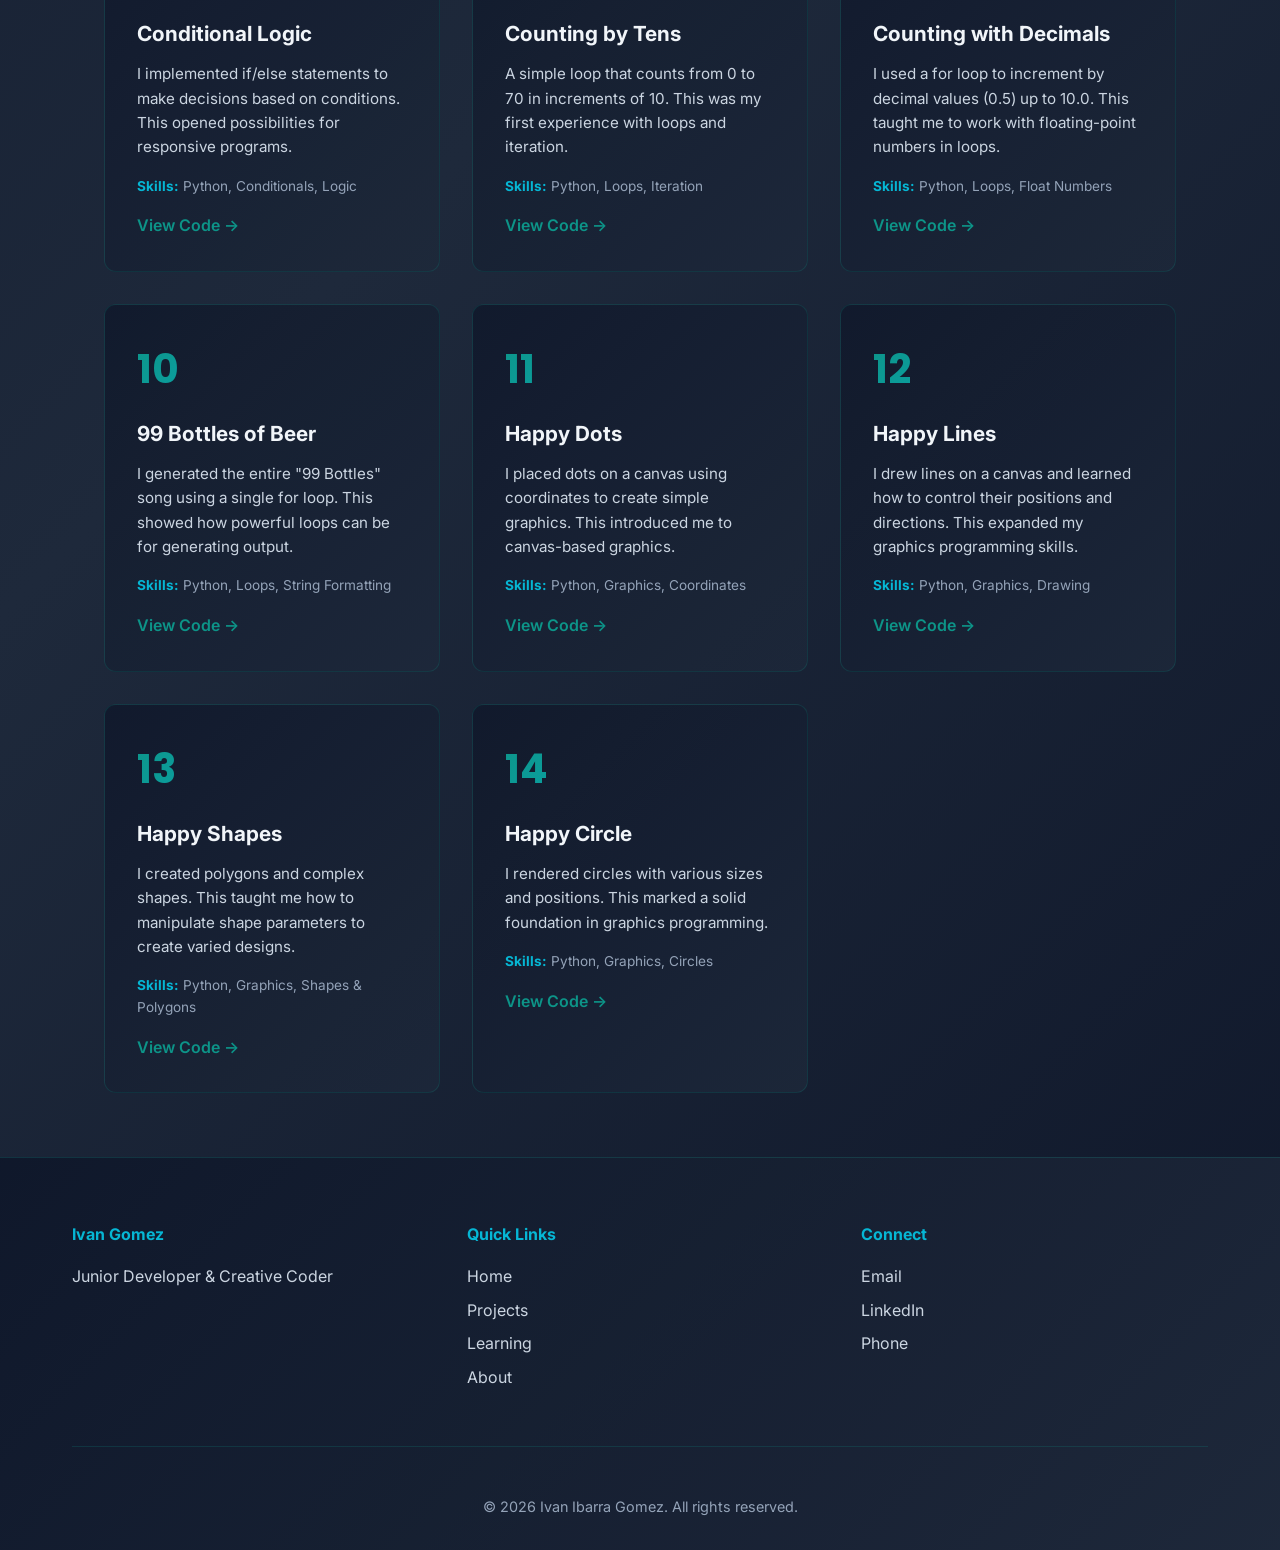
<file: pages/learning.html>
<!DOCTYPE html>
<html lang="en">
<head>
  <meta charset="UTF-8" />
  <meta name="viewport" content="width=device-width, initial-scale=1.0" />
  <meta name="description" content="Ivan Gomez - Learning Journey & Programming Fundamentals" />
  <meta name="author" content="Ivan Ibarra Gomez" />

  <title>Ivan Gomez | Learning Journey</title>

  <link rel="stylesheet" href="../css/style.css" />
  <link rel="icon" type="image/x-icon" href="../favicon.png" />
  <link rel="preconnect" href="https://fonts.googleapis.com" />
  <link rel="preconnect" href="https://fonts.gstatic.com" crossorigin />
  <link href="https://fonts.googleapis.com/css2?family=Poppins:wght@300;400;500;600;700;800&family=Inter:wght@300;400;500;600&display=swap" rel="stylesheet" />
</head>

<body>
  <!-- NAVIGATION -->
  <nav class="navbar">
    <div class="nav-container">
      <div class="nav-logo">
        <a href="../index.html">
          <span class="logo-circle"></span>
          <span class="logo-text">Ivan Gomez</span>
        </a>
      </div>

      <button class="nav-toggle" id="navToggle">
        <span></span>
        <span></span>
        <span></span>
      </button>

      <ul class="nav-menu" id="navMenu">
        <li><a href="../index.html">Home</a></li>
        <li><a href="projects.html">Projects</a></li>
        <li><a href="learning.html" class="active">Learning</a></li>
        <li><a href="about.html">About</a></li>
        <li><a href="contact.html" class="nav-cta">Contact</a></li>
      </ul>
    </div>
  </nav>

  <!-- PAGE HEADER -->
  <section class="page-header">
    <div class="container">
      <h1>Learning Journey</h1>
      <p>These assignments represent my progression through fundamental programming concepts. Each CFU (Checking For Understanding) marks a milestone in my Python learning path.</p>
    </div>
  </section>

  <!-- LEARNING PATH OVERVIEW -->
  <section class="learning-overview">
    <div class="container">
      <div class="learning-phases">
        <div class="phase">
          <h3>Phase 1: Fundamentals</h3>
          <p>CFU 1-3: I/O, Strings, Math</p>
        </div>
        <div class="phase">
          <h3>Phase 2: Logic</h3>
          <p>CFU 4-7: Variables, Conditionals</p>
        </div>
        <div class="phase">
          <h3>Phase 3: Iteration</h3>
          <p>CFU 8-10: Loops, Repetition</p>
        </div>
        <div class="phase">
          <h3>Phase 4: Graphics</h3>
          <p>CFU 11-14: Coordinates, Shapes</p>
        </div>
      </div>
    </div>
  </section>

  <!-- CFU GRID -->
  <section class="cfu-section">
    <div class="container">
      <div class="cfu-grid">
        <!-- CFU #1 -->
        <article class="cfu-card">
          <div class="cfu-number">01</div>
          <h3>First Program</h3>
          <p class="cfu-description">My introduction to programming. I learned how to print output and get user input—the foundation of all interactive programs.</p>
          <p class="cfu-skills"><strong>Skills:</strong> Python, I/O Operations</p>
          <a href="#" class="cfu-link">View Code →</a>
          <div class="cfu-iframe" style="display: none;">
            <iframe src="https://py3.codeskulptor.org/#user311_OfkSlnHh4y_0.py" title="CFU #1: First Program"></iframe>
          </div>
        </article>

        <!-- CFU #2 -->
        <article class="cfu-card">
          <div class="cfu-number">02</div>
          <h3>ASCII Art</h3>
          <p class="cfu-description">I created ASCII art using line breaks and text. This taught me about string formatting and escape sequences.</p>
          <p class="cfu-skills"><strong>Skills:</strong> Python, String Manipulation</p>
          <a href="#" class="cfu-link">View Code →</a>
          <div class="cfu-iframe" style="display: none;">
            <iframe src="https://py3.codeskulptor.org/#user310_QPef5Xkw5dmSYdQ.py" title="CFU #2: ASCII Art"></iframe>
          </div>
        </article>

        <!-- CFU #3 -->
        <article class="cfu-card">
          <div class="cfu-number">03</div>
          <h3>Mathematical Operations</h3>
          <p class="cfu-description">Understanding how Python handles arithmetic. I learned about operator precedence and complex calculations.</p>
          <p class="cfu-skills"><strong>Skills:</strong> Python, Mathematics</p>
        </article>

        <!-- CFU #4 -->
        <article class="cfu-card">
          <div class="cfu-number">04</div>
          <h3>Rectangle Calculator</h3>
          <p class="cfu-description">I built a utility that calculates area from height and width inputs. This demonstrates variables, user input, and problem-solving.</p>
          <p class="cfu-skills"><strong>Skills:</strong> Python, Variables, Functions</p>
          <a href="#" class="cfu-link">View Code →</a>
          <div class="cfu-iframe" style="display: none;">
            <iframe src="https://py3.codeskulptor.org/#user310_FG5c18AMWNDOZmO.py" title="CFU #4: Rectangle Calculator"></iframe>
          </div>
        </article>

        <!-- CFU #5 -->
        <article class="cfu-card">
          <div class="cfu-number">05</div>
          <h3>Piggy Bank</h3>
          <p class="cfu-description">A program that adds up coin values. I learned how to work with numeric data and perform aggregation operations.</p>
          <p class="cfu-skills"><strong>Skills:</strong> Python, Arithmetic, Logic</p>
          <a href="#" class="cfu-link">View Code →</a>
          <div class="cfu-iframe" style="display: none;">
            <iframe src="https://py3.codeskulptor.org/#user310_QPef5Xkw5dmSYdQ.py" title="CFU #5: Piggy Bank"></iframe>
          </div>
        </article>

        <!-- CFU #6 -->
        <article class="cfu-card">
          <div class="cfu-number">06</div>
          <h3>Random Math Operations</h3>
          <p class="cfu-description">I combined user input with random numbers and performed all basic math operations. This introduced me to the random module.</p>
          <p class="cfu-skills"><strong>Skills:</strong> Python, Random Module, Operators</p>
          <a href="#" class="cfu-link">View Code →</a>
          <div class="cfu-iframe" style="display: none;">
            <iframe src="https://py3.codeskulptor.org/#user310_AxSGploixjKQURq.py" title="CFU #6: Math Operations"></iframe>
          </div>
        </article>

        <!-- CFU #7 -->
        <article class="cfu-card">
          <div class="cfu-number">07</div>
          <h3>Conditional Logic</h3>
          <p class="cfu-description">I implemented if/else statements to make decisions based on conditions. This opened possibilities for responsive programs.</p>
          <p class="cfu-skills"><strong>Skills:</strong> Python, Conditionals, Logic</p>
          <a href="#" class="cfu-link">View Code →</a>
          <div class="cfu-iframe" style="display: none;">
            <iframe src="https://py3.codeskulptor.org/#user310_QPef5Xkw5dmSYdQ.py" title="CFU #7: Conditionals"></iframe>
          </div>
        </article>

        <!-- CFU #8 -->
        <article class="cfu-card">
          <div class="cfu-number">08</div>
          <h3>Counting by Tens</h3>
          <p class="cfu-description">A simple loop that counts from 0 to 70 in increments of 10. This was my first experience with loops and iteration.</p>
          <p class="cfu-skills"><strong>Skills:</strong> Python, Loops, Iteration</p>
          <a href="#" class="cfu-link">View Code →</a>
          <div class="cfu-iframe" style="display: none;">
            <iframe src="https://py3.codeskulptor.org/#user310_g5o4GBj4SDSEe5T.py" title="CFU #8: Counting Loop"></iframe>
          </div>
        </article>

        <!-- CFU #9 -->
        <article class="cfu-card">
          <div class="cfu-number">09</div>
          <h3>Counting with Decimals</h3>
          <p class="cfu-description">I used a for loop to increment by decimal values (0.5) up to 10.0. This taught me to work with floating-point numbers in loops.</p>
          <p class="cfu-skills"><strong>Skills:</strong> Python, Loops, Float Numbers</p>
          <a href="#" class="cfu-link">View Code →</a>
          <div class="cfu-iframe" style="display: none;">
            <iframe src="https://py3.codeskulptor.org/#user310_b3lbjRXqIVoy5Bj.py" title="CFU #9: Decimal Counting"></iframe>
          </div>
        </article>

        <!-- CFU #10 -->
        <article class="cfu-card">
          <div class="cfu-number">10</div>
          <h3>99 Bottles of Beer</h3>
          <p class="cfu-description">I generated the entire "99 Bottles" song using a single for loop. This showed how powerful loops can be for generating output.</p>
          <p class="cfu-skills"><strong>Skills:</strong> Python, Loops, String Formatting</p>
          <a href="#" class="cfu-link">View Code →</a>
          <div class="cfu-iframe" style="display: none;">
            <iframe src="https://py3.codeskulptor.org/#user310_FQrbOHEHuqz7FaU.py" title="CFU #10: 99 Bottles Song"></iframe>
          </div>
        </article>

        <!-- CFU #11 -->
        <article class="cfu-card">
          <div class="cfu-number">11</div>
          <h3>Happy Dots</h3>
          <p class="cfu-description">I placed dots on a canvas using coordinates to create simple graphics. This introduced me to canvas-based graphics.</p>
          <p class="cfu-skills"><strong>Skills:</strong> Python, Graphics, Coordinates</p>
          <a href="#" class="cfu-link">View Code →</a>
          <div class="cfu-iframe" style="display: none;">
            <iframe src="https://py3.codeskulptor.org/#user310_Kd15QjwcU7_3.py" title="CFU #11: Happy Dots"></iframe>
          </div>
        </article>

        <!-- CFU #12 -->
        <article class="cfu-card">
          <div class="cfu-number">12</div>
          <h3>Happy Lines</h3>
          <p class="cfu-description">I drew lines on a canvas and learned how to control their positions and directions. This expanded my graphics programming skills.</p>
          <p class="cfu-skills"><strong>Skills:</strong> Python, Graphics, Drawing</p>
          <a href="#" class="cfu-link">View Code →</a>
          <div class="cfu-iframe" style="display: none;">
            <iframe src="https://py3.codeskulptor.org/#user310_QPef5Xkw5dmSYdQ.py" title="CFU #12: Happy Lines"></iframe>
          </div>
        </article>

        <!-- CFU #13 -->
        <article class="cfu-card">
          <div class="cfu-number">13</div>
          <h3>Happy Shapes</h3>
          <p class="cfu-description">I created polygons and complex shapes. This taught me how to manipulate shape parameters to create varied designs.</p>
          <p class="cfu-skills"><strong>Skills:</strong> Python, Graphics, Shapes & Polygons</p>
          <a href="#" class="cfu-link">View Code →</a>
          <div class="cfu-iframe" style="display: none;">
            <iframe src="https://py3.codeskulptor.org/#user310_qBQJPwcl6t_0.py" title="CFU #13: Shapes"></iframe>
          </div>
        </article>

        <!-- CFU #14 -->
        <article class="cfu-card">
          <div class="cfu-number">14</div>
          <h3>Happy Circle</h3>
          <p class="cfu-description">I rendered circles with various sizes and positions. This marked a solid foundation in graphics programming.</p>
          <p class="cfu-skills"><strong>Skills:</strong> Python, Graphics, Circles</p>
          <a href="#" class="cfu-link">View Code →</a>
          <div class="cfu-iframe" style="display: none;">
            <iframe src="https://py3.codeskulptor.org/#user310_YLNShuiK9w_0.py" title="CFU #14: Circle Drawing"></iframe>
          </div>
        </article>
      </div>
    </div>
  </section>

  <!-- FOOTER -->
  <footer class="footer">
    <div class="container">
      <div class="footer-content">
        <div class="footer-section">
          <h4>Ivan Gomez</h4>
          <p>Junior Developer & Creative Coder</p>
        </div>

        <div class="footer-section">
          <h4>Quick Links</h4>
          <ul>
            <li><a href="../index.html">Home</a></li>
            <li><a href="projects.html">Projects</a></li>
            <li><a href="learning.html">Learning</a></li>
            <li><a href="about.html">About</a></li>
          </ul>
        </div>

        <div class="footer-section">
          <h4>Connect</h4>
          <ul>
            <li><a href="mailto:ivanig0329@gmail.com">Email</a></li>
            <li><a href="https://www.linkedin.com/in/ivan-ibarra-gomez-24b6a436a">LinkedIn</a></li>
            <li><a href="tel:+19293653462">Phone</a></li>
          </ul>
        </div>
      </div>

      <div class="footer-bottom">
        <p>&copy; <span id="year"></span> Ivan Ibarra Gomez. All rights reserved.</p>
      </div>
    </div>
  </footer>

  <script src="../js/script.js"></script>
</body>
</html>
</file>
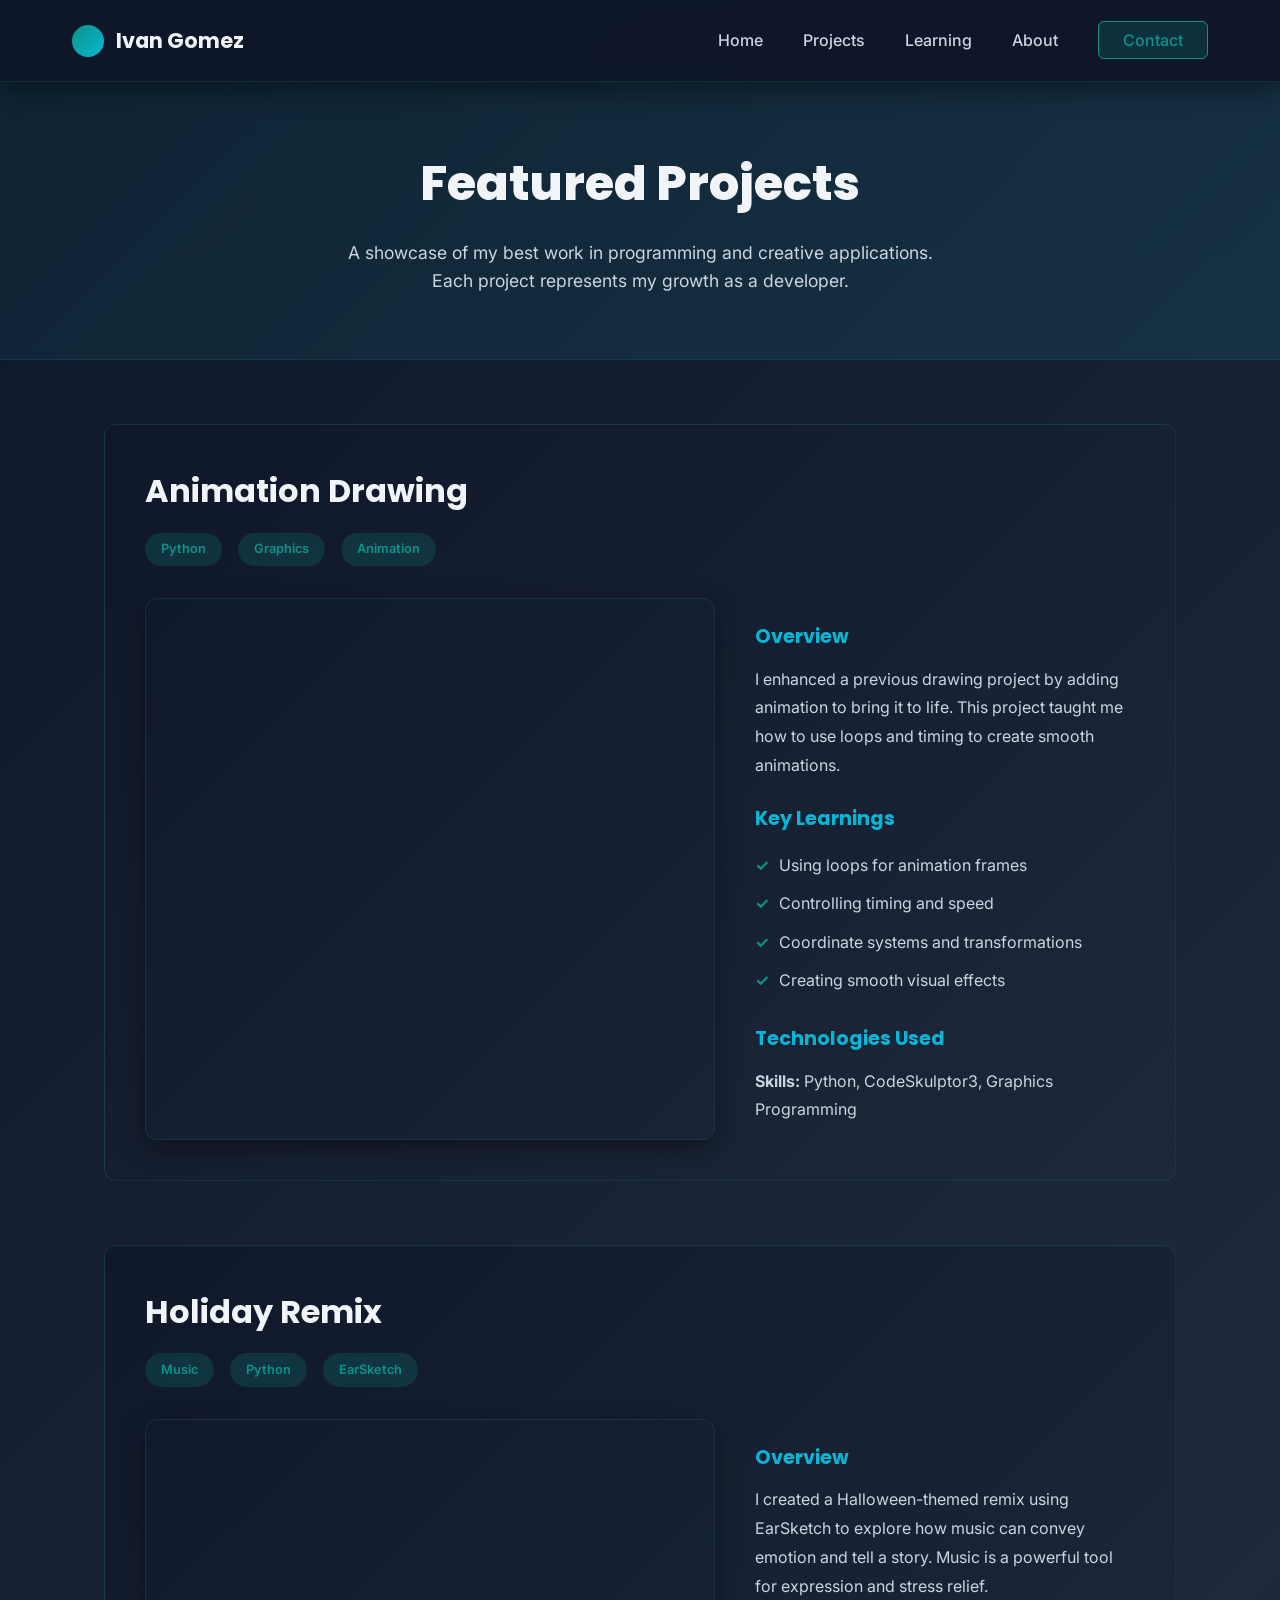
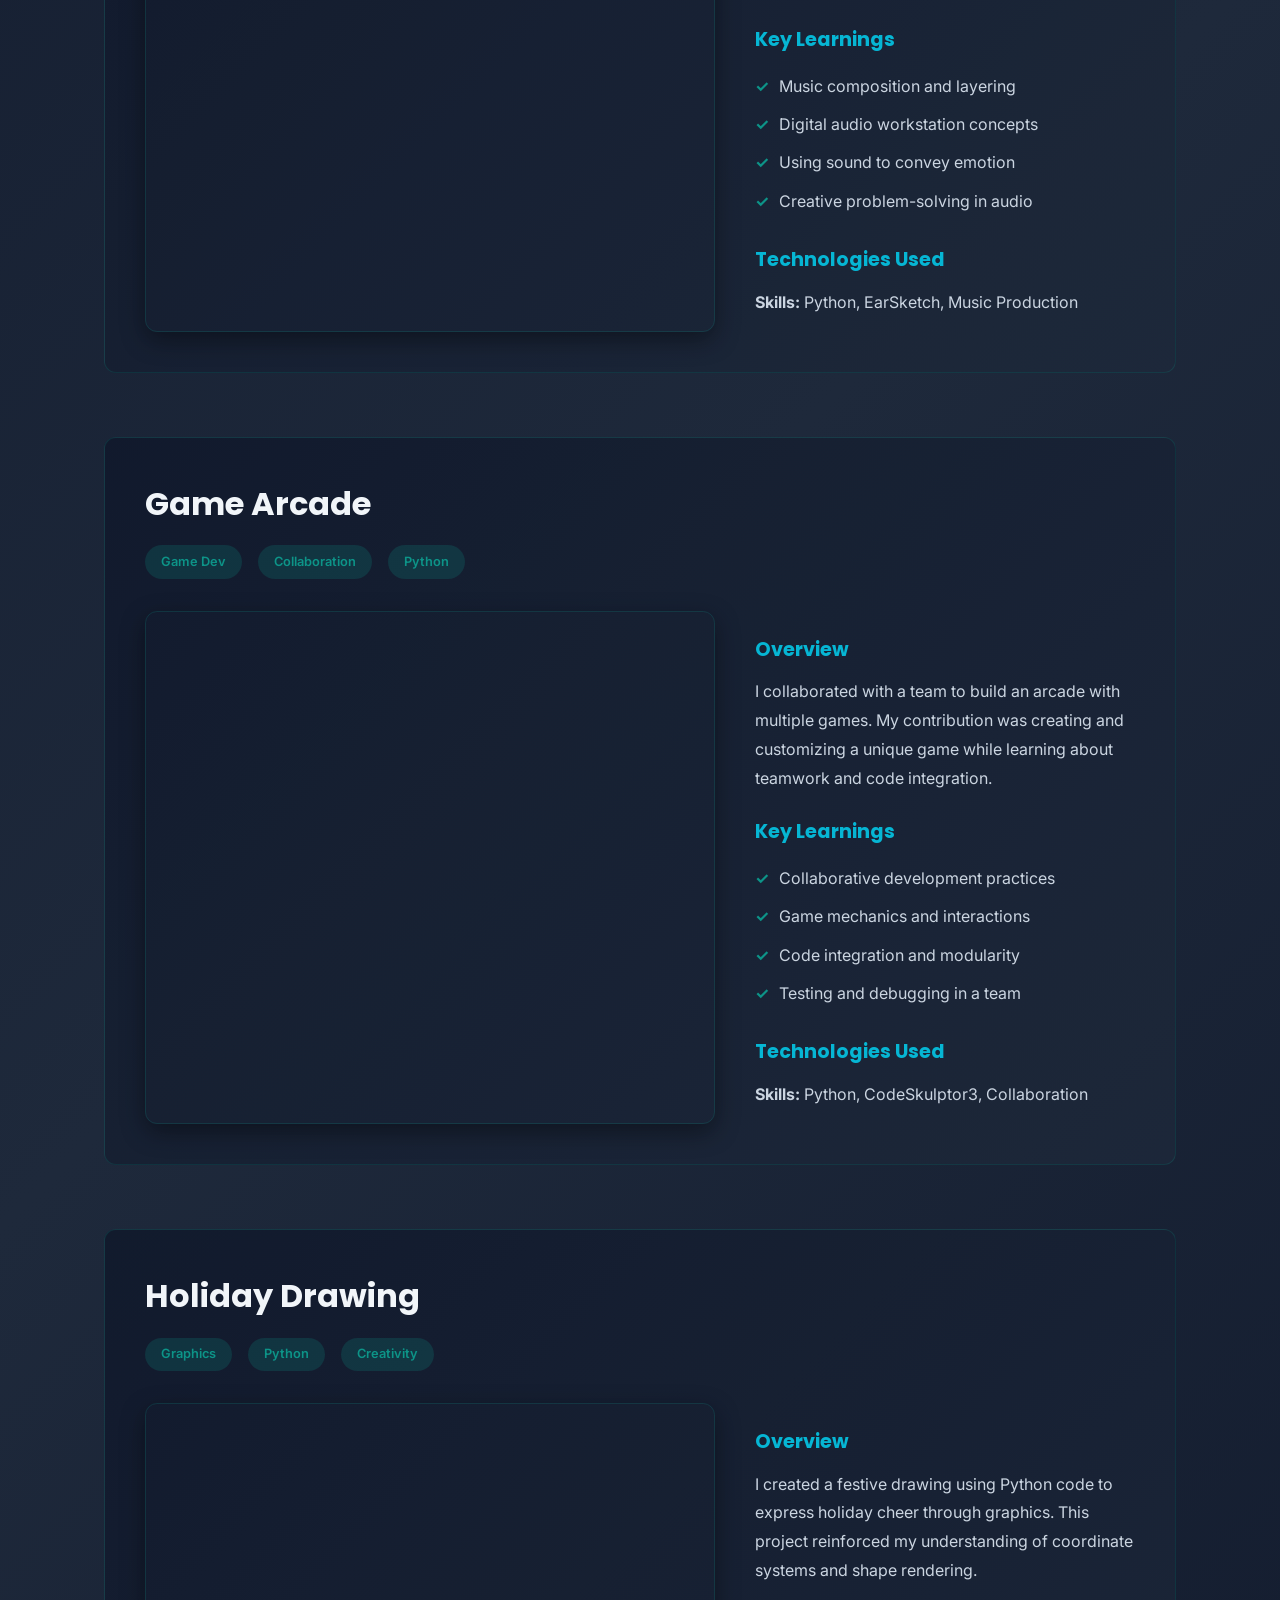
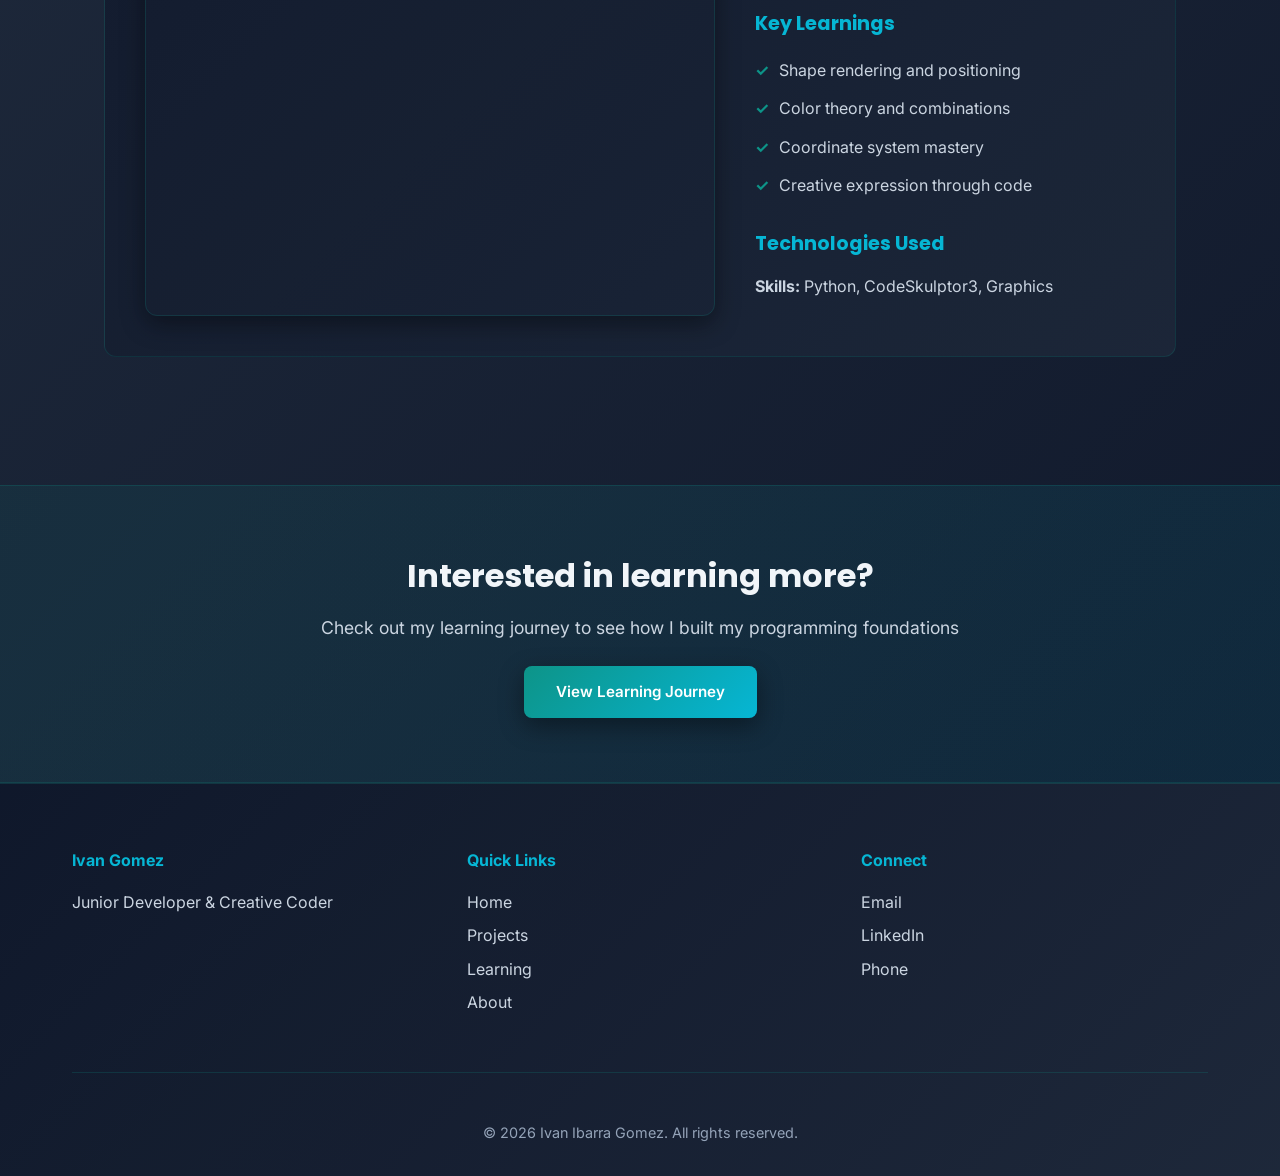
<file: pages/projects.html>
<!DOCTYPE html>
<html lang="en">
<head>
  <meta charset="UTF-8" />
  <meta name="viewport" content="width=device-width, initial-scale=1.0" />
  <meta name="description" content="Ivan Gomez - Featured Projects Portfolio" />
  <meta name="author" content="Ivan Ibarra Gomez" />

  <title>Ivan Gomez | Projects</title>

  <link rel="stylesheet" href="../css/style.css" />
  <link rel="icon" type="image/x-icon" href="../favicon.png" />
  <link rel="preconnect" href="https://fonts.googleapis.com" />
  <link rel="preconnect" href="https://fonts.gstatic.com" crossorigin />
  <link href="https://fonts.googleapis.com/css2?family=Poppins:wght@300;400;500;600;700;800&family=Inter:wght@300;400;500;600&display=swap" rel="stylesheet" />
</head>

<body>
  <!-- NAVIGATION -->
  <nav class="navbar">
    <div class="nav-container">
      <div class="nav-logo">
        <a href="../index.html">
          <span class="logo-circle"></span>
          <span class="logo-text">Ivan Gomez</span>
        </a>
      </div>

      <button class="nav-toggle" id="navToggle">
        <span></span>
        <span></span>
        <span></span>
      </button>

      <ul class="nav-menu" id="navMenu">
        <li><a href="../index.html">Home</a></li>
        <li><a href="projects.html" class="active">Projects</a></li>
        <li><a href="learning.html">Learning</a></li>
        <li><a href="about.html">About</a></li>
        <li><a href="contact.html" class="nav-cta">Contact</a></li>
      </ul>
    </div>
  </nav>

  <!-- PAGE HEADER -->
  <section class="page-header">
    <div class="container">
      <h1>Featured Projects</h1>
      <p>A showcase of my best work in programming and creative applications. Each project represents my growth as a developer.</p>
    </div>
  </section>

  <!-- PROJECTS SECTION -->
  <section class="projects-section">
    <div class="container">
      <!-- PROJECT 1: Animation Drawing -->
      <article class="project-card" id="animation-drawing">
        <div class="project-header">
          <h2>Animation Drawing</h2>
          <div class="project-tags">
            <span class="tag">Python</span>
            <span class="tag">Graphics</span>
            <span class="tag">Animation</span>
          </div>
        </div>

        <div class="project-content">
          <div class="project-iframe">
            <iframe src="https://py3.codeskulptor.org/#user310_ij83y7EP8w_0.py" title="Animation Drawing Project"></iframe>
          </div>

          <div class="project-info">
            <h3>Overview</h3>
            <p>I enhanced a previous drawing project by adding animation to bring it to life. This project taught me how to use loops and timing to create smooth animations.</p>

            <h3>Key Learnings</h3>
            <ul>
              <li>Using loops for animation frames</li>
              <li>Controlling timing and speed</li>
              <li>Coordinate systems and transformations</li>
              <li>Creating smooth visual effects</li>
            </ul>

            <h3>Technologies Used</h3>
            <p><strong>Skills:</strong> Python, CodeSkulptor3, Graphics Programming</p>
          </div>
        </div>
      </article>

      <!-- PROJECT 2: Holiday Remix -->
      <article class="project-card" id="holiday-remix">
        <div class="project-header">
          <h2>Holiday Remix</h2>
          <div class="project-tags">
            <span class="tag">Music</span>
            <span class="tag">Python</span>
            <span class="tag">EarSketch</span>
          </div>
        </div>

        <div class="project-content">
          <div class="project-iframe">
            <iframe width="100%" height="400" src="https://earsketch.gatech.edu/earsketch2/?sharing=N8_laJh599JZl4dzbaPSQQ&embedded=true"></iframe>
          </div>

          <div class="project-info">
            <h3>Overview</h3>
            <p>I created a Halloween-themed remix using EarSketch to explore how music can convey emotion and tell a story. Music is a powerful tool for expression and stress relief.</p>

            <h3>Key Learnings</h3>
            <ul>
              <li>Music composition and layering</li>
              <li>Digital audio workstation concepts</li>
              <li>Using sound to convey emotion</li>
              <li>Creative problem-solving in audio</li>
            </ul>

            <h3>Technologies Used</h3>
            <p><strong>Skills:</strong> Python, EarSketch, Music Production</p>
          </div>
        </div>
      </article>

      <!-- PROJECT 3: Game Arcade -->
      <article class="project-card" id="game-arcade">
        <div class="project-header">
          <h2>Game Arcade</h2>
          <div class="project-tags">
            <span class="tag">Game Dev</span>
            <span class="tag">Collaboration</span>
            <span class="tag">Python</span>
          </div>
        </div>

        <div class="project-content">
          <div class="project-iframe">
            <iframe src="https://py3.codeskulptor.org/?authuser=0#user310_ZbAPUK5KcWlrLmB.py" title="Game Arcade Project"></iframe>
          </div>

          <div class="project-info">
            <h3>Overview</h3>
            <p>I collaborated with a team to build an arcade with multiple games. My contribution was creating and customizing a unique game while learning about teamwork and code integration.</p>

            <h3>Key Learnings</h3>
            <ul>
              <li>Collaborative development practices</li>
              <li>Game mechanics and interactions</li>
              <li>Code integration and modularity</li>
              <li>Testing and debugging in a team</li>
            </ul>

            <h3>Technologies Used</h3>
            <p><strong>Skills:</strong> Python, CodeSkulptor3, Collaboration</p>
          </div>
        </div>
      </article>

      <!-- PROJECT 4: Holiday Drawing -->
      <article class="project-card" id="holiday-drawing">
        <div class="project-header">
          <h2>Holiday Drawing</h2>
          <div class="project-tags">
            <span class="tag">Graphics</span>
            <span class="tag">Python</span>
            <span class="tag">Creativity</span>
          </div>
        </div>

        <div class="project-content">
          <div class="project-iframe">
            <iframe src="https://py3.codeskulptor.org/?authuser=0#user310_fMppc1yhSt_0.py" title="Holiday Drawing Project"></iframe>
          </div>

          <div class="project-info">
            <h3>Overview</h3>
            <p>I created a festive drawing using Python code to express holiday cheer through graphics. This project reinforced my understanding of coordinate systems and shape rendering.</p>

            <h3>Key Learnings</h3>
            <ul>
              <li>Shape rendering and positioning</li>
              <li>Color theory and combinations</li>
              <li>Coordinate system mastery</li>
              <li>Creative expression through code</li>
            </ul>

            <h3>Technologies Used</h3>
            <p><strong>Skills:</strong> Python, CodeSkulptor3, Graphics</p>
          </div>
        </div>
      </article>
    </div>
  </section>

  <!-- CTA SECTION -->
  <section class="cta-section">
    <div class="container">
      <h2>Interested in learning more?</h2>
      <p>Check out my learning journey to see how I built my programming foundations</p>
      <a href="learning.html" class="btn btn-primary">View Learning Journey</a>
    </div>
  </section>

  <!-- FOOTER -->
  <footer class="footer">
    <div class="container">
      <div class="footer-content">
        <div class="footer-section">
          <h4>Ivan Gomez</h4>
          <p>Junior Developer & Creative Coder</p>
        </div>

        <div class="footer-section">
          <h4>Quick Links</h4>
          <ul>
            <li><a href="../index.html">Home</a></li>
            <li><a href="projects.html">Projects</a></li>
            <li><a href="learning.html">Learning</a></li>
            <li><a href="about.html">About</a></li>
          </ul>
        </div>

        <div class="footer-section">
          <h4>Connect</h4>
          <ul>
            <li><a href="mailto:ivanig0329@gmail.com">Email</a></li>
            <li><a href="https://www.linkedin.com/in/ivan-ibarra-gomez-24b6a436a">LinkedIn</a></li>
            <li><a href="tel:+19293653462">Phone</a></li>
          </ul>
        </div>
      </div>

      <div class="footer-bottom">
        <p>&copy; <span id="year"></span> Ivan Ibarra Gomez. All rights reserved.</p>
      </div>
    </div>
  </footer>

  <script src="../js/script.js"></script>
</body>
</html>
</file>
<file: style.css>
/* =========================
   GLOBAL / RESET
========================= */
* {
  box-sizing: border-box;
}

html {
  scroll-behavior: smooth;
}

@import url('https://fonts.googleapis.com/css2?family=Inter:wght@300;400;500;600;700&family=Poppins:wght@600;700&display=swap');

body {
  margin: 0;
  font-family: 'Inter', -apple-system, BlinkMacSystemFont, 'Segoe UI', sans-serif;
  color: #e0e0e0;
  background-color: #0a0a0a;
  background-image: linear-gradient(135deg, #0a0a0a 0%, #1a0a15 50%, #0a0a0a 100%);
  background-attachment: fixed;
  line-height: 1.6;
}

:root {
  --purple-primary: #7c3aed;
  --purple-dark: #5b21b6;
  --red-primary: #dc2626;
  --red-accent: #ef4444;
  --black-bg: #0a0a0a;
  --card-bg: rgba(20, 10, 20, 0.8);
  --card-border: rgba(124, 58, 237, 0.15);
  --text-primary: #f0f0f0;
  --text-secondary: #b0b0b0;
  --accent-gold: #fbbf24;
  --accent-cyan: #06b6d4;
  --accent-emerald: #10b981;
}

/* =========================
   NAVBAR
========================= */
.navbar {
  background: rgba(10, 10, 10, 0.95);
  backdrop-filter: blur(10px);
  padding: 1.25em 2.5em;
  display: flex;
  justify-content: space-between;
  align-items: center;
  border-bottom: 2px solid var(--purple-primary);
  position: sticky;
  top: 0;
  z-index: 1000;
  box-shadow: 0 4px 20px rgba(124, 58, 237, 0.1);
}

.navbar-left img {
  height: 40px;
  width: auto;
  border-radius: 8px;
  object-fit: cover;
  object-position: center top;
  transition: transform 0.3s ease;
}

.navbar-left img:hover {
  transform: scale(1.05);
}

.navbar-right {
  list-style: none;
  display: flex;
  gap: 2.5em;
  margin: 0;
  padding: 0;
  flex-wrap: wrap;
  justify-content: center;
}

.navbar-right a {
  color: var(--text-primary);
  text-decoration: none;
  font-weight: 500;
  font-size: 0.95em;
  position: relative;
  transition: color 0.3s ease;
}

.navbar-right a::after {
  content: '';
  position: absolute;
  bottom: -4px;
  left: 0;
  width: 0;
  height: 2px;
  background: linear-gradient(90deg, var(--purple-primary), var(--red-primary));
  transition: width 0.3s ease;
}

.navbar-right a:hover {
  color: var(--purple-primary);
}

.navbar-right a:hover::after {
  width: 100%;
}

/* =========================
   PAGE LAYOUT
========================= */
.home-card {
  max-width: 1100px;
  margin: 0 auto;
  padding: 2em 1.5em;
}

/* =========================
   CARDS
========================= */
.resource-card {
  background-color: var(--card-bg);
  margin: 2em auto;
  padding: 2em;
  border-radius: 16px;
  box-shadow: 0 8px 32px rgba(0, 0, 0, 0.4);
  border: 1px solid var(--card-border);
  backdrop-filter: blur(10px);
  transition: all 0.3s ease;
}

.resource-card:hover {
  border-color: rgba(124, 58, 237, 0.3);
  box-shadow: 0 12px 48px rgba(124, 58, 237, 0.15);
  transform: translateY(-2px);
}

.resource-card h2 {
  font-family: 'Poppins', sans-serif;
  font-size: 2em;
  color: var(--text-primary);
  margin-top: 0;
  margin-bottom: 0.5em;
  background: linear-gradient(135deg, var(--purple-primary), var(--red-primary));
  -webkit-background-clip: text;
  -webkit-text-fill-color: transparent;
  background-clip: text;
}

.resource-card > p {
  color: var(--text-secondary);
  font-size: 0.95em;
  line-height: 1.7;
}

/* =========================
   BIO SECTION
========================= */
.bio-card {
  background: linear-gradient(135deg, rgba(124, 58, 237, 0.08), rgba(6, 182, 212, 0.08));
  border: 2px solid rgba(124, 58, 237, 0.2);
}

.bio {
  display: flex;
  flex-direction: column;
  align-items: center;
  text-align: center;
  gap: 2em;
}

.bio-pic img {
  width: 180px;
  height: 180px;
  border-radius: 12px;
  border: 3px solid var(--purple-primary);
  object-fit: cover;
  object-position: center top;
  box-shadow: 0 10px 40px rgba(124, 58, 237, 0.2);
  transition: transform 0.3s ease;
}

.bio-pic img:hover {
  transform: scale(1.05);
}

.bio-text h1 {
  font-family: 'Poppins', sans-serif;
  font-size: 2.5em;
  margin: 0;
  color: var(--text-primary);
  background: linear-gradient(135deg, var(--purple-primary), var(--red-primary));
  -webkit-background-clip: text;
  -webkit-text-fill-color: transparent;
  background-clip: text;
}

.bio-text h4 {
  margin: 0.5em 0 1.5em 0;
  font-weight: 500;
  color: var(--accent-gold);
  font-size: 1.1em;
}

.bio-text p {
  color: var(--text-secondary);
  font-size: 0.95em;
  line-height: 1.8;
  max-width: 700px;
  margin: 0;
}

/* =========================
   CAREER GOALS SECTION
========================= */
.goals-card {
  background: linear-gradient(135deg, rgba(16, 185, 129, 0.08), rgba(139, 92, 246, 0.08));
  border: 2px solid rgba(16, 185, 129, 0.2);
}

.goals-content {
  display: grid;
  grid-template-columns: repeat(auto-fit, minmax(280px, 1fr));
  gap: 2em;
  margin-top: 1.5em;
}

.goal-item {
  background: linear-gradient(135deg, rgba(16, 185, 129, 0.05), rgba(124, 58, 237, 0.05));
  padding: 1.5em;
  border-radius: 12px;
  border-left: 4px solid var(--accent-emerald);
  transition: all 0.3s ease;
}

.goal-item:hover {
  transform: translateX(8px);
  border-left-color: var(--purple-primary);
  box-shadow: 0 8px 24px rgba(16, 185, 129, 0.1);
}

.goal-item h3 {
  margin: 0 0 0.75em 0;
  color: var(--accent-emerald);
  font-family: 'Poppins', sans-serif;
  font-size: 1.2em;
}

.goal-item p {
  margin: 0;
  color: var(--text-secondary);
  font-size: 0.9em;
  line-height: 1.7;
}

/* =========================
   DESIGN PROCESS SECTION
========================= */
.design-process-grid {
  display: grid;
  grid-template-columns: repeat(auto-fit, minmax(220px, 1fr));
  gap: 1.5em;
  margin-top: 2em;
}

.process-step {
  background: linear-gradient(135deg, rgba(124, 58, 237, 0.1), rgba(220, 38, 38, 0.05));
  padding: 1.75em;
  border-radius: 12px;
  border: 1px solid rgba(124, 58, 237, 0.2);
  position: relative;
  overflow: hidden;
  transition: all 0.3s ease;
  counter-increment: process-counter;
}

.process-step::before {
  content: '';
  position: absolute;
  top: 0;
  left: 0;
  width: 4px;
  height: 0;
  background: linear-gradient(180deg, var(--purple-primary), var(--red-primary));
  transition: height 0.3s ease;
}

.process-step:hover {
  transform: translateY(-6px);
  border-color: rgba(124, 58, 237, 0.4);
  box-shadow: 0 12px 32px rgba(124, 58, 237, 0.15);
}

.process-step:hover::before {
  height: 100%;
}

.process-step h3 {
  margin: 0 0 0.75em 0;
  color: var(--purple-primary);
  font-family: 'Poppins', sans-serif;
  font-size: 1.15em;
}

.process-step p {
  margin: 0;
  color: var(--text-secondary);
  font-size: 0.9em;
  line-height: 1.6;
}

/* =========================
   COMPETITIONS SECTION
========================= */
.competitions-card {
  background: linear-gradient(135deg, rgba(59, 130, 246, 0.08), rgba(124, 58, 237, 0.08));
  border: 2px solid rgba(59, 130, 246, 0.2);
}

.competitions-content {
  display: grid;
  grid-template-columns: repeat(auto-fit, minmax(300px, 1fr));
  gap: 2em;
  margin-top: 1.5em;
}

.competition-item {
  background: linear-gradient(135deg, rgba(59, 130, 246, 0.05), rgba(124, 58, 237, 0.05));
  padding: 1.75em;
  border-radius: 12px;
  border: 1px solid rgba(59, 130, 246, 0.2);
  transition: all 0.3s ease;
}

.competition-item:hover {
  transform: translateY(-6px);
  border-color: rgba(124, 58, 237, 0.4);
  box-shadow: 0 12px 32px rgba(59, 130, 246, 0.15);
}

.competition-item h3 {
  margin: 0 0 0.5em 0;
  color: var(--accent-cyan);
  font-family: 'Poppins', sans-serif;
  font-size: 1.2em;
}

.competition-item p {
  margin: 0.5em 0;
  color: var(--text-secondary);
  font-size: 0.9em;
  line-height: 1.6;
}

/* =========================
   PROJECT LAYOUT
========================= */
.project {
  display: flex;
  gap: 2em;
  align-items: flex-start;
}

.project-card {
  background: linear-gradient(135deg, rgba(124, 58, 237, 0.08), rgba(220, 38, 38, 0.08));
  border: 1px solid rgba(124, 58, 237, 0.15);
}

.project iframe {
  flex: 2;
  min-width: 320px;
  height: 400px;
  border: none;
  background-color: rgba(10, 10, 10, 0.8);
  border-radius: 12px;
  border: 1px solid var(--card-border);
  transition: all 0.3s ease;
}

.project iframe:hover {
  transform: translateY(-6px);
  box-shadow: 0 16px 48px rgba(124, 58, 237, 0.2);
  border-color: rgba(124, 58, 237, 0.3);
}

.placeholder-iframe {
  flex: 2;
  min-width: 320px;
  height: 400px;
  background-color: rgba(10, 10, 10, 0.8);
  border-radius: 12px;
  border: 2px dashed var(--purple-primary);
  display: flex;
  flex-direction: column;
  align-items: center;
  justify-content: center;
  transition: all 0.3s ease;
}

.placeholder-iframe.coming-soon {
  background: linear-gradient(135deg, rgba(124, 58, 237, 0.05), rgba(6, 182, 212, 0.05));
  border-style: solid;
  border-color: rgba(124, 58, 237, 0.3);
}

.placeholder-iframe p {
  color: var(--text-secondary);
  font-size: 1.2em;
  font-weight: 500;
  margin: 0;
}

.placeholder-subtitle {
  font-size: 0.85em !important;
  color: var(--accent-gold) !important;
  margin-top: 0.5em !important;
  font-weight: 400 !important;
}

.reflection {
  flex: 1;
  background: linear-gradient(135deg, rgba(124, 58, 237, 0.05), rgba(220, 38, 38, 0.05));
  padding: 1.5em;
  border-radius: 12px;
  border: 1px solid rgba(124, 58, 237, 0.1);
}

.reflection h3 {
  margin-top: 0;
  margin-bottom: 0.5em;
  color: var(--purple-primary);
  font-family: 'Poppins', sans-serif;
  font-size: 1.3em;
  border-bottom: 2px solid var(--purple-primary);
  padding-bottom: 0.5em;
}

.reflection p {
  font-size: 0.9em;
  color: var(--text-secondary);
  margin: 0.5em 0;
  line-height: 1.6;
}

.reflection strong {
  color: var(--accent-gold);
  font-weight: 600;
}

/* =========================
   CFU CARDS
========================= */
.cfu-card {
  background: linear-gradient(135deg, rgba(124, 58, 237, 0.06), rgba(6, 182, 212, 0.06));
  border: 1px solid rgba(124, 58, 237, 0.12);
}

.cfu-card:hover {
  border-color: rgba(124, 58, 237, 0.25);
  box-shadow: 0 8px 32px rgba(124, 58, 237, 0.1);
}

/* =========================
   GRID LAYOUT FOR CFUS
========================= */
.new-grid {
  display: grid;
  grid-template-columns: repeat(auto-fit, minmax(500px, 1fr));
  gap: 2.5em;
  margin-top: 1.5em;
}

/* =========================
   CONTACT SECTION
========================= */
.contact-card {
  background: linear-gradient(135deg, rgba(124, 58, 237, 0.1), rgba(220, 38, 38, 0.1));
  border: 1px solid var(--card-border);
}

#contact ul {
  list-style: none;
  padding: 0;
  margin: 1em 0;
  display: flex;
  flex-direction: column;
  gap: 1em;
}

#contact li {
  display: flex;
  align-items: center;
  gap: 1em;
  font-size: 0.95em;
  color: var(--text-secondary);
}

#contact strong {
  color: var(--purple-primary);
  min-width: 80px;
}

#contact a {
  color: var(--purple-primary);
  text-decoration: none;
  transition: color 0.3s ease;
  font-weight: 500;
}

#contact a:hover {
  color: var(--red-primary);
  text-decoration: underline;
}

/* =========================
   FOOTER
========================= */
footer {
  text-align: center;
  font-size: 0.9em;
  color: var(--text-secondary);
  margin-top: 2em;
  padding-top: 2em;
  border-top: 1px solid var(--card-border);
}

footer p {
  margin: 0;
}

/* =========================
   LINKS / ICONS
========================= */
.skill-images {
  display: flex;
  justify-content: center;
  gap: 1.5em;
  margin-top: 1.5em;
  flex-wrap: wrap;
}

.picture {
  transition: all 0.3s ease;
}

.picture:hover {
  transform: translateY(-4px) scale(1.08);
}

.link-pic {
  height: 60px;
  width: 60px;
  border-radius: 10px;
  border: 2px solid var(--purple-primary);
  object-fit: cover;
  transition: all 0.3s ease;
}

.link-pic:hover {
  border-color: var(--red-primary);
  box-shadow: 0 8px 24px rgba(124, 58, 237, 0.3);
}

/* =========================
   RESPONSIVE
========================= */
@media (max-width: 1024px) {
  .project {
    flex-direction: column;
    gap: 1.5em;
  }

  .project iframe,
  .placeholder-iframe {
    width: 100%;
    min-width: 0;
    height: 350px;
  }

  .goals-content,
  .competitions-content,
  .design-process-grid {
    grid-template-columns: 1fr;
  }
}

@media (max-width: 768px) {
  .navbar {
    flex-direction: column;
    gap: 1.25em;
    padding: 1em 1.5em;
  }

  .navbar-right {
    gap: 1.5em;
    font-size: 0.9em;
  }

  .bio-text h1 {
    font-size: 2em;
  }

  .new-grid {
    grid-template-columns: 1fr;
  }

  .resource-card {
    padding: 1.5em;
  }

  .goals-content,
  .competitions-content {
    grid-template-columns: 1fr;
  }
}

@media (max-width: 600px) {
  .navbar-left img {
    height: 32px;
  }

  .navbar-right {
    gap: 1em;
    font-size: 0.85em;
  }

  .bio-pic img {
    width: 140px;
    height: 140px;
  }

  .bio-text h1 {
    font-size: 1.6em;
  }

  .resource-card h2 {
    font-size: 1.5em;
  }

  .reflection h3 {
    font-size: 1.1em;
  }

  .design-process-grid,
  .goals-content,
  .competitions-content {
    grid-template-columns: 1fr;
  }

  .project {
    flex-direction: column;
  }
}

/* =========================
   ANIMATIONS
========================= */
@keyframes fadeIn {
  from {
    opacity: 0;
    transform: translateY(20px);
  }
  to {
    opacity: 1;
    transform: translateY(0);
  }
}

@keyframes slideInLeft {
  from {
    opacity: 0;
    transform: translateX(-30px);
  }
  to {
    opacity: 1;
    transform: translateX(0);
  }
}

@keyframes pulse-glow {
  0%, 100% {
    box-shadow: 0 0 20px rgba(124, 58, 237, 0.3);
  }
  50% {
    box-shadow: 0 0 40px rgba(124, 58, 237, 0.6);
  }
}

.resource-card {
  animation: fadeIn 0.6s ease-out;
}

.goal-item {
  animation: slideInLeft 0.6s ease-out;
}

.goal-item:nth-child(2) {
  animation-delay: 0.1s;
}

.goal-item:nth-child(3) {
  animation-delay: 0.2s;
}
</file>
<file: css/style.css>
/* ================================================
   PROFESSIONAL PORTFOLIO - MODERN COLOR SCHEME
   Primary: Teal (#0d9488), Cyan (#06b6d4)
   Secondary: Indigo (#4f46e5), Purple (#7c3aed)
   Background: Deep Slate (#0f172a)
   ================================================ */

:root {
  --color-bg-primary: #0f172a;
  --color-bg-secondary: #1e293b;
  --color-bg-tertiary: #334155;
  --color-teal: #0d9488;
  --color-teal-light: #14b8a6;
  --color-cyan: #06b6d4;
  --color-cyan-light: #22d3ee;
  --color-indigo: #4f46e5;
  --color-purple: #7c3aed;
  --color-purple-light: #a78bfa;
  --color-text-primary: #f1f5f9;
  --color-text-secondary: #cbd5e1;
  --color-text-tertiary: #94a3b8;
  --color-accent: #06b6d4;
  --shadow-sm: 0 2px 8px rgba(0, 0, 0, 0.3);
  --shadow-md: 0 8px 24px rgba(0, 0, 0, 0.4);
  --shadow-lg: 0 16px 48px rgba(0, 0, 0, 0.5);
  --shadow-glow: 0 0 20px rgba(13, 148, 136, 0.2);
  --transition: all 0.3s cubic-bezier(0.25, 0.46, 0.45, 0.94);
}

* {
  margin: 0;
  padding: 0;
  box-sizing: border-box;
}

html {
  scroll-behavior: smooth;
}

body {
  font-family: 'Inter', -apple-system, BlinkMacSystemFont, 'Segoe UI', sans-serif;
  background: linear-gradient(135deg, var(--color-bg-primary) 0%, var(--color-bg-secondary) 50%, var(--color-bg-primary) 100%);
  color: var(--color-text-primary);
  line-height: 1.6;
  overflow-x: hidden;
}

/* ================================================
   UTILITY CLASSES
   ================================================ */

.container {
  max-width: 1200px;
  margin: 0 auto;
  padding: 0 2rem;
}

.section-title {
  font-family: 'Poppins', sans-serif;
  font-size: 2.5rem;
  font-weight: 700;
  margin-bottom: 3rem;
  text-align: center;
  background: linear-gradient(135deg, var(--color-teal) 0%, var(--color-cyan) 100%);
  -webkit-background-clip: text;
  -webkit-text-fill-color: transparent;
  background-clip: text;
}

/* ================================================
   BUTTONS
   ================================================ */

.btn {
  display: inline-block;
  padding: 0.875rem 2rem;
  border-radius: 8px;
  text-decoration: none;
  font-weight: 600;
  font-size: 0.95rem;
  transition: var(--transition);
  border: none;
  cursor: pointer;
  text-align: center;
}

.btn-primary {
  background: linear-gradient(135deg, var(--color-teal) 0%, var(--color-cyan) 100%);
  color: white;
  box-shadow: var(--shadow-md);
}

.btn-primary:hover {
  transform: translateY(-2px);
  box-shadow: 0 0 30px rgba(13, 148, 136, 0.4);
}

.btn-secondary {
  background: transparent;
  color: var(--color-cyan);
  border: 2px solid var(--color-cyan);
}

.btn-secondary:hover {
  background: rgba(6, 182, 212, 0.1);
  border-color: var(--color-cyan-light);
  color: var(--color-cyan-light);
}

/* ================================================
   NAVIGATION
   ================================================ */

.navbar {
  position: sticky;
  top: 0;
  z-index: 1000;
  background: rgba(15, 23, 42, 0.95);
  backdrop-filter: blur(10px);
  border-bottom: 1px solid rgba(13, 148, 136, 0.2);
  box-shadow: var(--shadow-md);
}

.nav-container {
  max-width: 1200px;
  margin: 0 auto;
  padding: 1.5rem 2rem;
  display: flex;
  justify-content: space-between;
  align-items: center;
}

.nav-logo a {
  display: flex;
  align-items: center;
  gap: 0.75rem;
  text-decoration: none;
  color: var(--color-text-primary);
  font-family: 'Poppins', sans-serif;
  font-weight: 700;
  font-size: 1.3rem;
}

.logo-circle {
  width: 32px;
  height: 32px;
  background: linear-gradient(135deg, var(--color-teal) 0%, var(--color-cyan) 100%);
  border-radius: 50%;
}

.nav-menu {
  display: flex;
  list-style: none;
  gap: 2.5rem;
  margin: 0;
  padding: 0;
}

.nav-menu a {
  color: var(--color-text-secondary);
  text-decoration: none;
  font-weight: 500;
  transition: var(--transition);
  position: relative;
}

.nav-menu a::after {
  content: '';
  position: absolute;
  bottom: -4px;
  left: 0;
  width: 0;
  height: 2px;
  background: linear-gradient(90deg, var(--color-teal) 0%, var(--color-cyan) 100%);
  transition: var(--transition);
}

.nav-menu a:hover,
.nav-menu a.active {
  color: var(--color-cyan);
}

.nav-menu a:hover::after,
.nav-menu a.active::after {
  width: 100%;
}

.nav-cta {
  padding: 0.5rem 1.5rem;
  background: rgba(13, 148, 136, 0.2);
  border: 1px solid var(--color-teal);
  border-radius: 6px;
  color: var(--color-teal) !important;
}

.nav-cta:hover {
  background: rgba(13, 148, 136, 0.3);
}

.nav-toggle {
  display: none;
  flex-direction: column;
  background: none;
  border: none;
  cursor: pointer;
  gap: 0.5rem;
}

.nav-toggle span {
  width: 25px;
  height: 3px;
  background: var(--color-cyan);
  border-radius: 2px;
  transition: var(--transition);
}

/* ================================================
   HERO SECTION
   ================================================ */

.hero {
  display: grid;
  grid-template-columns: 1fr 1fr;
  gap: 4rem;
  align-items: center;
  padding: 6rem 2rem;
  max-width: 1200px;
  margin: 0 auto;
  min-height: 600px;
}

.hero-content {
  display: flex;
  flex-direction: column;
  gap: 1.5rem;
}

.hero-title {
  font-family: 'Poppins', sans-serif;
  font-size: 3.5rem;
  font-weight: 800;
  line-height: 1.2;
  color: var(--color-text-primary);
}

.highlight {
  background: linear-gradient(135deg, var(--color-teal) 0%, var(--color-cyan) 100%);
  -webkit-background-clip: text;
  -webkit-text-fill-color: transparent;
  background-clip: text;
}

.hero-subtitle {
  font-size: 1.5rem;
  color: var(--color-cyan);
  font-weight: 600;
}

.hero-description {
  font-size: 1rem;
  color: var(--color-text-secondary);
  line-height: 1.8;
  max-width: 500px;
}

.hero-cta {
  display: flex;
  gap: 1.5rem;
  margin-top: 1rem;
}

.hero-graphic {
  display: flex;
  justify-content: center;
  align-items: center;
}

.floating-card {
  width: 300px;
  height: 300px;
  background: linear-gradient(135deg, rgba(13, 148, 136, 0.1) 0%, rgba(6, 182, 212, 0.1) 100%);
  border: 2px solid rgba(13, 148, 136, 0.3);
  border-radius: 20px;
  display: flex;
  align-items: center;
  justify-content: center;
  animation: float 3s ease-in-out infinite;
  box-shadow: var(--shadow-glow);
}

.card-content {
  font-family: 'Poppins', sans-serif;
  font-size: 2rem;
  font-weight: 700;
  text-align: center;
  background: linear-gradient(135deg, var(--color-teal) 0%, var(--color-cyan) 100%);
  -webkit-background-clip: text;
  -webkit-text-fill-color: transparent;
  background-clip: text;
}

.code-bracket {
  margin: 0 0.25rem;
}

@keyframes float {
  0%, 100% {
    transform: translateY(0px);
  }
  50% {
    transform: translateY(-20px);
  }
}

/* ================================================
   HIGHLIGHTS SECTION
   ================================================ */

.highlights {
  padding: 6rem 2rem;
  background: linear-gradient(135deg, rgba(13, 148, 136, 0.05) 0%, rgba(6, 182, 212, 0.05) 100%);
  border-top: 1px solid rgba(13, 148, 136, 0.2);
  border-bottom: 1px solid rgba(13, 148, 136, 0.2);
}

.highlights-grid {
  display: grid;
  grid-template-columns: repeat(auto-fit, minmax(300px, 1fr));
  gap: 2rem;
  margin-top: 3rem;
}

.highlight-card {
  background: linear-gradient(135deg, rgba(15, 23, 42, 0.8) 0%, rgba(30, 41, 59, 0.8) 100%);
  padding: 2rem;
  border-radius: 12px;
  border: 1px solid rgba(13, 148, 136, 0.2);
  text-align: center;
  transition: var(--transition);
}

.highlight-card:hover {
  transform: translateY(-8px);
  border-color: var(--color-cyan);
  box-shadow: var(--shadow-glow);
}

.highlight-icon {
  font-size: 3rem;
  margin-bottom: 1rem;
}

.highlight-card h3 {
  font-size: 1.3rem;
  color: var(--color-cyan);
  margin-bottom: 0.75rem;
}

.highlight-card p {
  color: var(--color-text-secondary);
  font-size: 0.95rem;
}

/* ================================================
   FEATURED PROJECTS PREVIEW
   ================================================ */

.featured-projects {
  padding: 6rem 2rem;
}

.projects-preview {
  display: grid;
  grid-template-columns: repeat(auto-fit, minmax(300px, 1fr));
  gap: 2rem;
  margin: 3rem 0;
}

.project-preview-card {
  background: linear-gradient(135deg, rgba(15, 23, 42, 0.8) 0%, rgba(30, 41, 59, 0.8) 100%);
  padding: 2.5rem;
  border-radius: 12px;
  border: 1px solid rgba(13, 148, 136, 0.2);
  transition: var(--transition);
}

.project-preview-card:hover {
  transform: translateY(-8px);
  border-color: var(--color-cyan);
  box-shadow: var(--shadow-glow);
}

.project-preview-tag {
  display: inline-block;
  background: rgba(13, 148, 136, 0.2);
  color: var(--color-teal);
  padding: 0.4rem 1rem;
  border-radius: 20px;
  font-size: 0.8rem;
  font-weight: 600;
  margin-bottom: 1rem;
}

.project-preview-card h3 {
  font-size: 1.5rem;
  color: var(--color-text-primary);
  margin-bottom: 0.75rem;
}

.project-preview-card p {
  color: var(--color-text-secondary);
  margin-bottom: 1.5rem;
  line-height: 1.7;
}

.project-preview-card a {
  color: var(--color-cyan);
  text-decoration: none;
  font-weight: 600;
  transition: var(--transition);
}

.project-preview-card a:hover {
  color: var(--color-teal);
}

.view-all-link {
  text-align: center;
  margin-top: 3rem;
}

/* ================================================
   PAGE HEADER
   ================================================ */

.page-header {
  padding: 4rem 2rem;
  background: linear-gradient(135deg, rgba(13, 148, 136, 0.1) 0%, rgba(6, 182, 212, 0.1) 100%);
  border-bottom: 1px solid rgba(13, 148, 136, 0.2);
  text-align: center;
}

.page-header h1 {
  font-family: 'Poppins', sans-serif;
  font-size: 3rem;
  font-weight: 800;
  color: var(--color-text-primary);
  margin-bottom: 1rem;
}

.page-header p {
  font-size: 1.1rem;
  color: var(--color-text-secondary);
  max-width: 600px;
  margin: 0 auto;
}

/* ================================================
   PROJECTS SECTION
   ================================================ */

.projects-section {
  padding: 4rem 2rem;
  max-width: 1200px;
  margin: 0 auto;
}

.project-card {
  margin-bottom: 4rem;
  background: linear-gradient(135deg, rgba(15, 23, 42, 0.8) 0%, rgba(30, 41, 59, 0.8) 100%);
  padding: 2.5rem;
  border-radius: 12px;
  border: 1px solid rgba(13, 148, 136, 0.2);
  transition: var(--transition);
}

.project-card:hover {
  border-color: var(--color-cyan);
  box-shadow: var(--shadow-glow);
}

.project-header {
  margin-bottom: 2rem;
}

.project-header h2 {
  font-family: 'Poppins', sans-serif;
  font-size: 2rem;
  color: var(--color-text-primary);
  margin-bottom: 1rem;
}

.project-tags {
  display: flex;
  gap: 1rem;
  flex-wrap: wrap;
}

.tag {
  background: rgba(13, 148, 136, 0.2);
  color: var(--color-teal);
  padding: 0.4rem 1rem;
  border-radius: 20px;
  font-size: 0.8rem;
  font-weight: 600;
}

.project-content {
  display: grid;
  grid-template-columns: 1.5fr 1fr;
  gap: 2.5rem;
}

.project-iframe {
  border-radius: 12px;
  overflow: hidden;
  border: 1px solid rgba(13, 148, 136, 0.2);
  box-shadow: var(--shadow-md);
}

.project-iframe iframe {
  width: 100%;
  height: 500px;
  border: none;
  display: block;
}

.project-info h3 {
  color: var(--color-cyan);
  font-size: 1.2rem;
  margin-top: 1.5rem;
  margin-bottom: 0.75rem;
  font-family: 'Poppins', sans-serif;
}

.project-info p {
  color: var(--color-text-secondary);
  line-height: 1.8;
  margin-bottom: 1rem;
}

.project-info ul {
  list-style: none;
  padding: 0;
  margin: 0.75rem 0;
}

.project-info ul li {
  color: var(--color-text-secondary);
  padding: 0.4rem 0;
  padding-left: 1.5rem;
  position: relative;
}

.project-info ul li::before {
  content: '✓';
  position: absolute;
  left: 0;
  color: var(--color-teal);
  font-weight: bold;
}

/* ================================================
   LEARNING SECTION
   ================================================ */

.learning-overview {
  padding: 3rem 2rem;
  background: linear-gradient(135deg, rgba(13, 148, 136, 0.05) 0%, rgba(6, 182, 212, 0.05) 100%);
}

.learning-phases {
  display: grid;
  grid-template-columns: repeat(auto-fit, minmax(200px, 1fr));
  gap: 1.5rem;
  max-width: 1200px;
  margin: 0 auto;
}

.phase {
  background: linear-gradient(135deg, rgba(15, 23, 42, 0.8) 0%, rgba(30, 41, 59, 0.8) 100%);
  padding: 1.5rem;
  border-radius: 8px;
  border: 1px solid rgba(13, 148, 136, 0.2);
  text-align: center;
}

.phase h3 {
  color: var(--color-cyan);
  margin-bottom: 0.5rem;
}

.phase p {
  color: var(--color-text-tertiary);
  font-size: 0.9rem;
}

.cfu-section {
  padding: 4rem 2rem;
  max-width: 1200px;
  margin: 0 auto;
}

.cfu-grid {
  display: grid;
  grid-template-columns: repeat(auto-fill, minmax(280px, 1fr));
  gap: 2rem;
}

.cfu-card {
  background: linear-gradient(135deg, rgba(15, 23, 42, 0.8) 0%, rgba(30, 41, 59, 0.8) 100%);
  padding: 2rem;
  border-radius: 12px;
  border: 1px solid rgba(13, 148, 136, 0.2);
  transition: var(--transition);
  position: relative;
}

.cfu-card:hover {
  transform: translateY(-6px);
  border-color: var(--color-cyan);
  box-shadow: var(--shadow-glow);
}

.cfu-number {
  font-family: 'Poppins', sans-serif;
  font-size: 2.5rem;
  font-weight: 700;
  background: linear-gradient(135deg, var(--color-teal) 0%, var(--color-cyan) 100%);
  -webkit-background-clip: text;
  -webkit-text-fill-color: transparent;
  background-clip: text;
  margin-bottom: 1rem;
}

.cfu-card h3 {
  font-size: 1.3rem;
  color: var(--color-text-primary);
  margin-bottom: 0.75rem;
}

.cfu-description {
  color: var(--color-text-secondary);
  font-size: 0.95rem;
  line-height: 1.6;
}

.cfu-skills {
  color: var(--color-text-tertiary);
  font-size: 0.85rem;
  margin-top: 1rem;
}

.cfu-skills strong {
  color: var(--color-cyan);
}

.cfu-link {
  display: inline-block;
  margin-top: 1rem;
  color: var(--color-teal);
  text-decoration: none;
  font-weight: 600;
  transition: var(--transition);
}

.cfu-link:hover {
  color: var(--color-cyan);
}

/* ================================================
   ABOUT SECTION
   ================================================ */

.about-content {
  padding: 4rem 2rem;
  max-width: 1200px;
  margin: 0 auto;
}

.about-grid {
  display: grid;
  grid-template-columns: 1fr 1fr;
  gap: 4rem;
  align-items: center;
}

.about-text h2 {
  font-family: 'Poppins', sans-serif;
  font-size: 2rem;
  color: var(--color-cyan);
  margin-bottom: 1.5rem;
}

.about-text p {
  color: var(--color-text-secondary);
  line-height: 1.8;
  margin-bottom: 1.5rem;
}

.about-image {
  display: flex;
  justify-content: center;
}

.about-card {
  width: 300px;
  height: 300px;
  border-radius: 12px;
  overflow: hidden;
  border: 2px solid rgba(13, 148, 136, 0.3);
  box-shadow: var(--shadow-glow);
}

.about-card img {
  width: 100%;
  height: 100%;
  object-fit: cover;
}

/* ================================================
   SKILLS SECTION
   ================================================ */

.skills-section {
  padding: 6rem 2rem;
  background: linear-gradient(135deg, rgba(13, 148, 136, 0.05) 0%, rgba(6, 182, 212, 0.05) 100%);
}

.skills-grid {
  display: grid;
  grid-template-columns: repeat(auto-fit, minmax(250px, 1fr));
  gap: 2rem;
  max-width: 1200px;
  margin: 0 auto;
}

.skill-category {
  background: linear-gradient(135deg, rgba(15, 23, 42, 0.8) 0%, rgba(30, 41, 59, 0.8) 100%);
  padding: 2rem;
  border-radius: 12px;
  border: 1px solid rgba(13, 148, 136, 0.2);
}

.skill-category h3 {
  color: var(--color-cyan);
  font-size: 1.2rem;
  margin-bottom: 1.5rem;
}

.skill-list {
  display: flex;
  flex-wrap: wrap;
  gap: 1rem;
}

.skill-badge {
  background: rgba(13, 148, 136, 0.2);
  color: var(--color-teal);
  padding: 0.5rem 1rem;
  border-radius: 20px;
  font-size: 0.85rem;
  font-weight: 600;
  transition: var(--transition);
}

.skill-badge:hover {
  background: rgba(6, 182, 212, 0.2);
  color: var(--color-cyan);
}

/* ================================================
   INTERESTS SECTION
   ================================================ */

.interests-section {
  padding: 6rem 2rem;
  max-width: 1200px;
  margin: 0 auto;
}

.interests-grid {
  display: grid;
  grid-template-columns: repeat(auto-fit, minmax(250px, 1fr));
  gap: 2rem;
  margin-top: 3rem;
}

.interest-card {
  background: linear-gradient(135deg, rgba(15, 23, 42, 0.8) 0%, rgba(30, 41, 59, 0.8) 100%);
  padding: 2rem;
  border-radius: 12px;
  border: 1px solid rgba(13, 148, 136, 0.2);
  text-align: center;
  transition: var(--transition);
}

.interest-card:hover {
  transform: translateY(-6px);
  border-color: var(--color-cyan);
  box-shadow: var(--shadow-glow);
}

.interest-card h3 {
  font-size: 1.3rem;
  color: var(--color-text-primary);
  margin-bottom: 1rem;
}

.interest-card p {
  color: var(--color-text-secondary);
  line-height: 1.7;
}

/* ================================================
   EDUCATION SECTION
   ================================================ */

.education-section {
  padding: 6rem 2rem;
  background: linear-gradient(135deg, rgba(13, 148, 136, 0.05) 0%, rgba(6, 182, 212, 0.05) 100%);
}

.education-timeline {
  max-width: 800px;
  margin: 3rem auto 0;
}

.education-item {
  display: flex;
  gap: 2rem;
  position: relative;
}

.education-marker {
  width: 16px;
  height: 16px;
  background: var(--color-cyan);
  border-radius: 50%;
  margin-top: 0.5rem;
  flex-shrink: 0;
  box-shadow: 0 0 20px rgba(6, 182, 212, 0.4);
}

.education-content {
  padding-bottom: 2rem;
  border-left: 2px solid rgba(13, 148, 136, 0.2);
  padding-left: 2rem;
  margin-left: -1rem;
}

.education-content h3 {
  color: var(--color-text-primary);
  font-size: 1.3rem;
  margin-bottom: 0.5rem;
}

.education-role {
  color: var(--color-teal);
  font-weight: 600;
  margin-bottom: 0.75rem;
}

.education-description {
  color: var(--color-text-secondary);
  line-height: 1.7;
}

/* ================================================
   CONTACT SECTION
   ================================================ */

.contact-section {
  padding: 4rem 2rem;
  max-width: 1200px;
  margin: 0 auto;
}

.contact-grid {
  display: grid;
  grid-template-columns: 1fr 1fr;
  gap: 4rem;
}

.contact-form-wrapper h2,
.contact-info-wrapper h2 {
  font-family: 'Poppins', sans-serif;
  font-size: 1.8rem;
  color: var(--color-cyan);
  margin-bottom: 2rem;
}

.contact-form {
  display: flex;
  flex-direction: column;
  gap: 1.5rem;
}

.form-group {
  display: flex;
  flex-direction: column;
}

.form-group label {
  color: var(--color-text-secondary);
  font-weight: 600;
  margin-bottom: 0.5rem;
}

.form-group input,
.form-group textarea {
  background: rgba(15, 23, 42, 0.8);
  border: 1px solid rgba(13, 148, 136, 0.2);
  color: var(--color-text-primary);
  padding: 0.75rem 1rem;
  border-radius: 8px;
  font-family: inherit;
  transition: var(--transition);
}

.form-group input:focus,
.form-group textarea:focus {
  outline: none;
  border-color: var(--color-cyan);
  box-shadow: 0 0 20px rgba(6, 182, 212, 0.2);
}

.contact-info-card {
  background: linear-gradient(135deg, rgba(15, 23, 42, 0.8) 0%, rgba(30, 41, 59, 0.8) 100%);
  padding: 1.5rem;
  border-radius: 12px;
  border: 1px solid rgba(13, 148, 136, 0.2);
  margin-bottom: 1.5rem;
}

.contact-info-card h3 {
  color: var(--color-teal);
  font-size: 1rem;
  margin-bottom: 0.5rem;
}

.contact-info-card p {
  color: var(--color-text-secondary);
  margin: 0;
}

.contact-info-card a {
  color: var(--color-cyan);
  text-decoration: none;
  transition: var(--transition);
}

.contact-info-card a:hover {
  color: var(--color-teal);
}

.contact-note {
  font-size: 0.85rem;
  color: var(--color-text-tertiary);
}

.response-time {
  background: rgba(13, 148, 136, 0.1);
  padding: 1rem;
  border-radius: 8px;
  border-left: 3px solid var(--color-teal);
  color: var(--color-text-secondary);
}

/* ================================================
   CTA SECTION
   ================================================ */

.cta-section {
  padding: 4rem 2rem;
  background: linear-gradient(135deg, rgba(13, 148, 136, 0.1) 0%, rgba(6, 182, 212, 0.1) 100%);
  text-align: center;
  border-top: 1px solid rgba(13, 148, 136, 0.2);
  border-bottom: 1px solid rgba(13, 148, 136, 0.2);
}

.cta-section h2 {
  font-family: 'Poppins', sans-serif;
  font-size: 2rem;
  color: var(--color-text-primary);
  margin-bottom: 0.75rem;
}

.cta-section p {
  font-size: 1.1rem;
  color: var(--color-text-secondary);
  margin-bottom: 1.5rem;
}

/* ================================================
   FOOTER
   ================================================ */

.footer {
  background: linear-gradient(135deg, rgba(15, 23, 42, 0.95) 0%, rgba(30, 41, 59, 0.95) 100%);
  border-top: 1px solid rgba(13, 148, 136, 0.2);
  color: var(--color-text-secondary);
  padding: 4rem 2rem 2rem;
}

.footer-content {
  display: grid;
  grid-template-columns: repeat(auto-fit, minmax(250px, 1fr));
  gap: 3rem;
  max-width: 1200px;
  margin: 0 auto 3rem;
  padding-bottom: 3rem;
  border-bottom: 1px solid rgba(13, 148, 136, 0.2);
}

.footer-section h4 {
  color: var(--color-cyan);
  margin-bottom: 1rem;
}

.footer-section ul {
  list-style: none;
  padding: 0;
  margin: 0;
}

.footer-section ul li {
  margin-bottom: 0.5rem;
}

.footer-section a {
  color: var(--color-text-secondary);
  text-decoration: none;
  transition: var(--transition);
}

.footer-section a:hover {
  color: var(--color-cyan);
}

.footer-bottom {
  text-align: center;
  color: var(--color-text-tertiary);
  font-size: 0.9rem;
  max-width: 1200px;
  margin: 0 auto;
}

/* ================================================
   RESPONSIVE DESIGN
   ================================================ */

@media (max-width: 768px) {
  .nav-menu {
    display: none;
    position: absolute;
    top: 100%;
    left: 0;
    right: 0;
    flex-direction: column;
    background: rgba(15, 23, 42, 0.98);
    backdrop-filter: blur(10px);
    padding: 2rem;
    gap: 1rem;
  }

  .nav-menu.active {
    display: flex;
  }

  .nav-toggle {
    display: flex;
  }

  .hero {
    grid-template-columns: 1fr;
    padding: 3rem 2rem;
    min-height: auto;
  }

  .hero-title {
    font-size: 2.5rem;
  }

  .hero-subtitle {
    font-size: 1.2rem;
  }

  .hero-graphic {
    display: none;
  }

  .hero-cta {
    flex-direction: column;
  }

  .section-title {
    font-size: 2rem;
  }

  .about-grid,
  .contact-grid {
    grid-template-columns: 1fr;
  }

  .project-content {
    grid-template-columns: 1fr;
  }

  .project-iframe iframe {
    height: 400px;
  }

  .page-header h1 {
    font-size: 2rem;
  }

  .cfu-grid {
    grid-template-columns: repeat(auto-fill, minmax(200px, 1fr));
    gap: 1rem;
  }

  .cfu-number {
    font-size: 2rem;
  }

  .cfu-card h3 {
    font-size: 1.1rem;
  }
}

@media (max-width: 480px) {
  .container {
    padding: 0 1rem;
  }

  .hero-title {
    font-size: 2rem;
  }

  .hero-subtitle {
    font-size: 1rem;
  }

  .section-title {
    font-size: 1.5rem;
    margin-bottom: 2rem;
  }

  .nav-container {
    padding: 1rem;
  }

  .nav-logo a {
    font-size: 1rem;
  }

  .project-card,
  .project-preview-card,
  .cfu-card {
    padding: 1.5rem;
  }

  .page-header {
    padding: 2rem 1rem;
  }

  .page-header h1 {
    font-size: 1.5rem;
  }

  .page-header p {
    font-size: 0.95rem;
  }

  .btn {
    width: 100%;
    text-align: center;
  }
}
</file>
